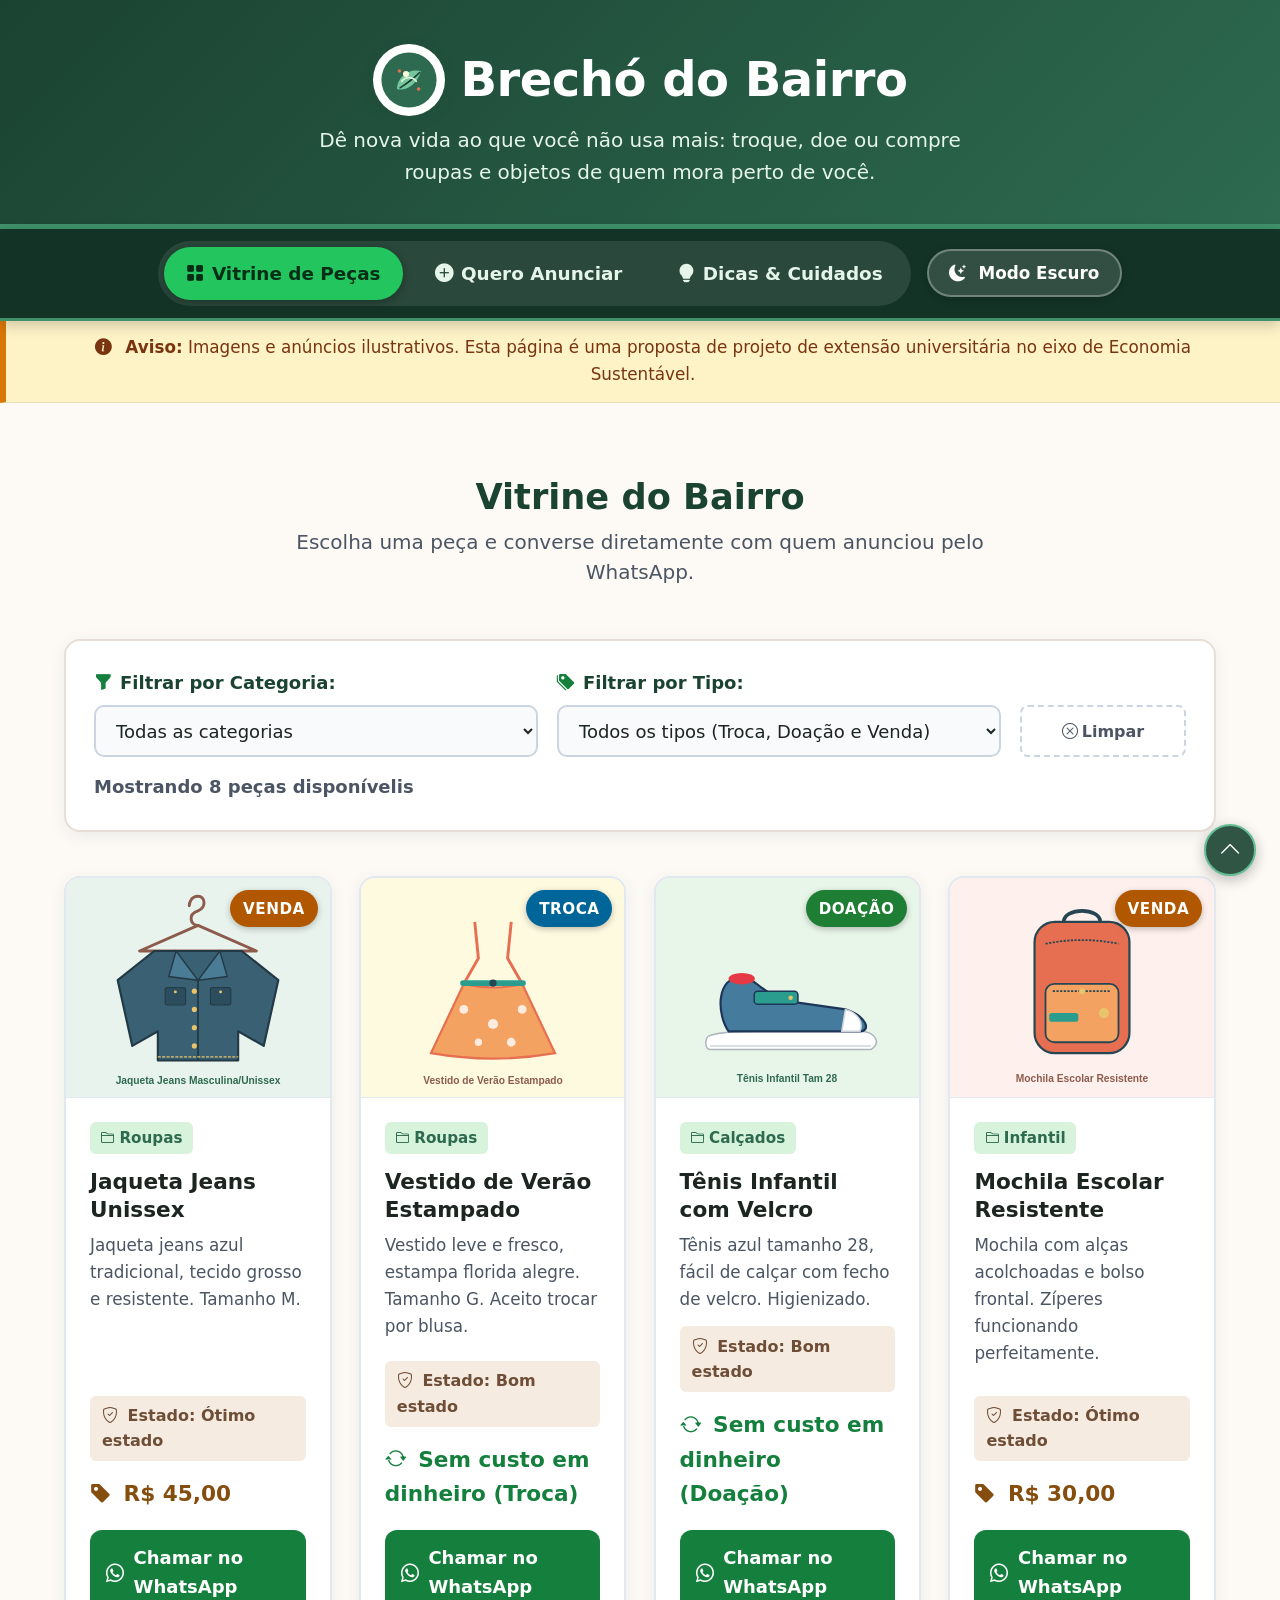
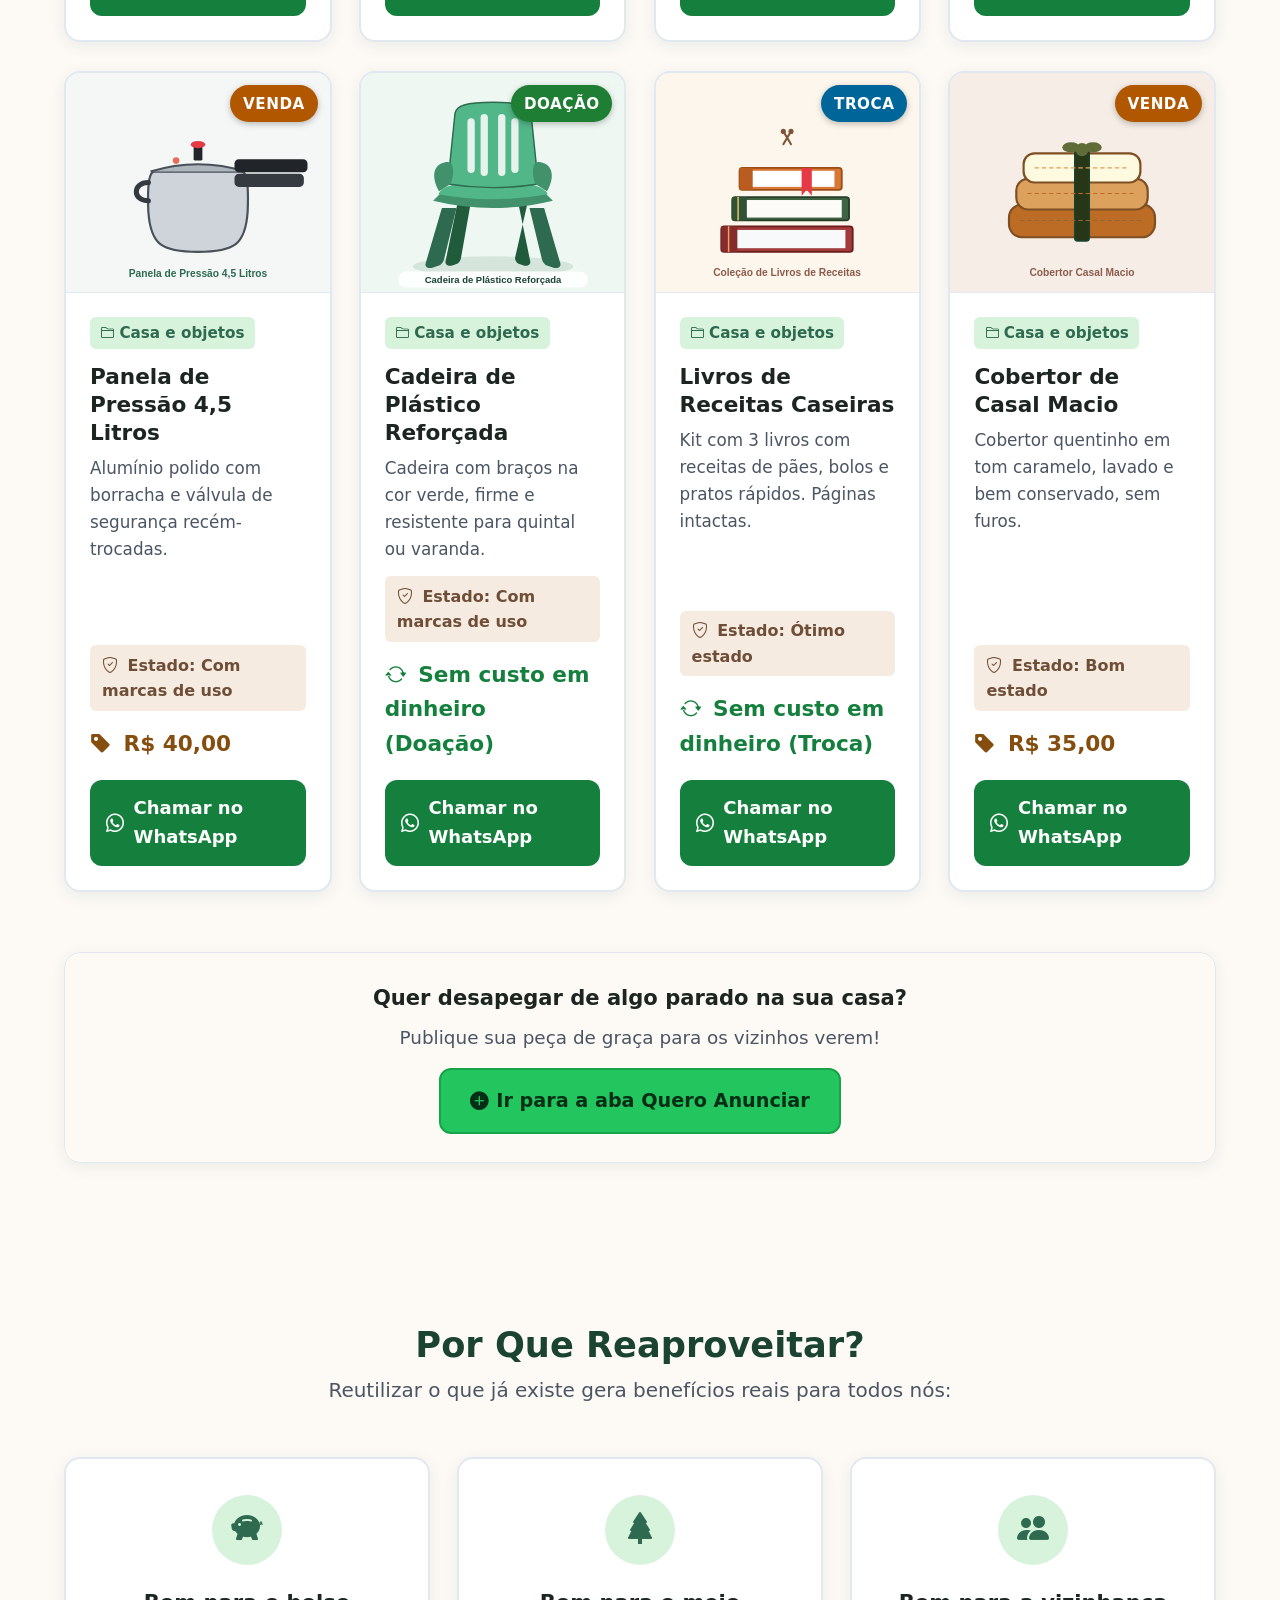
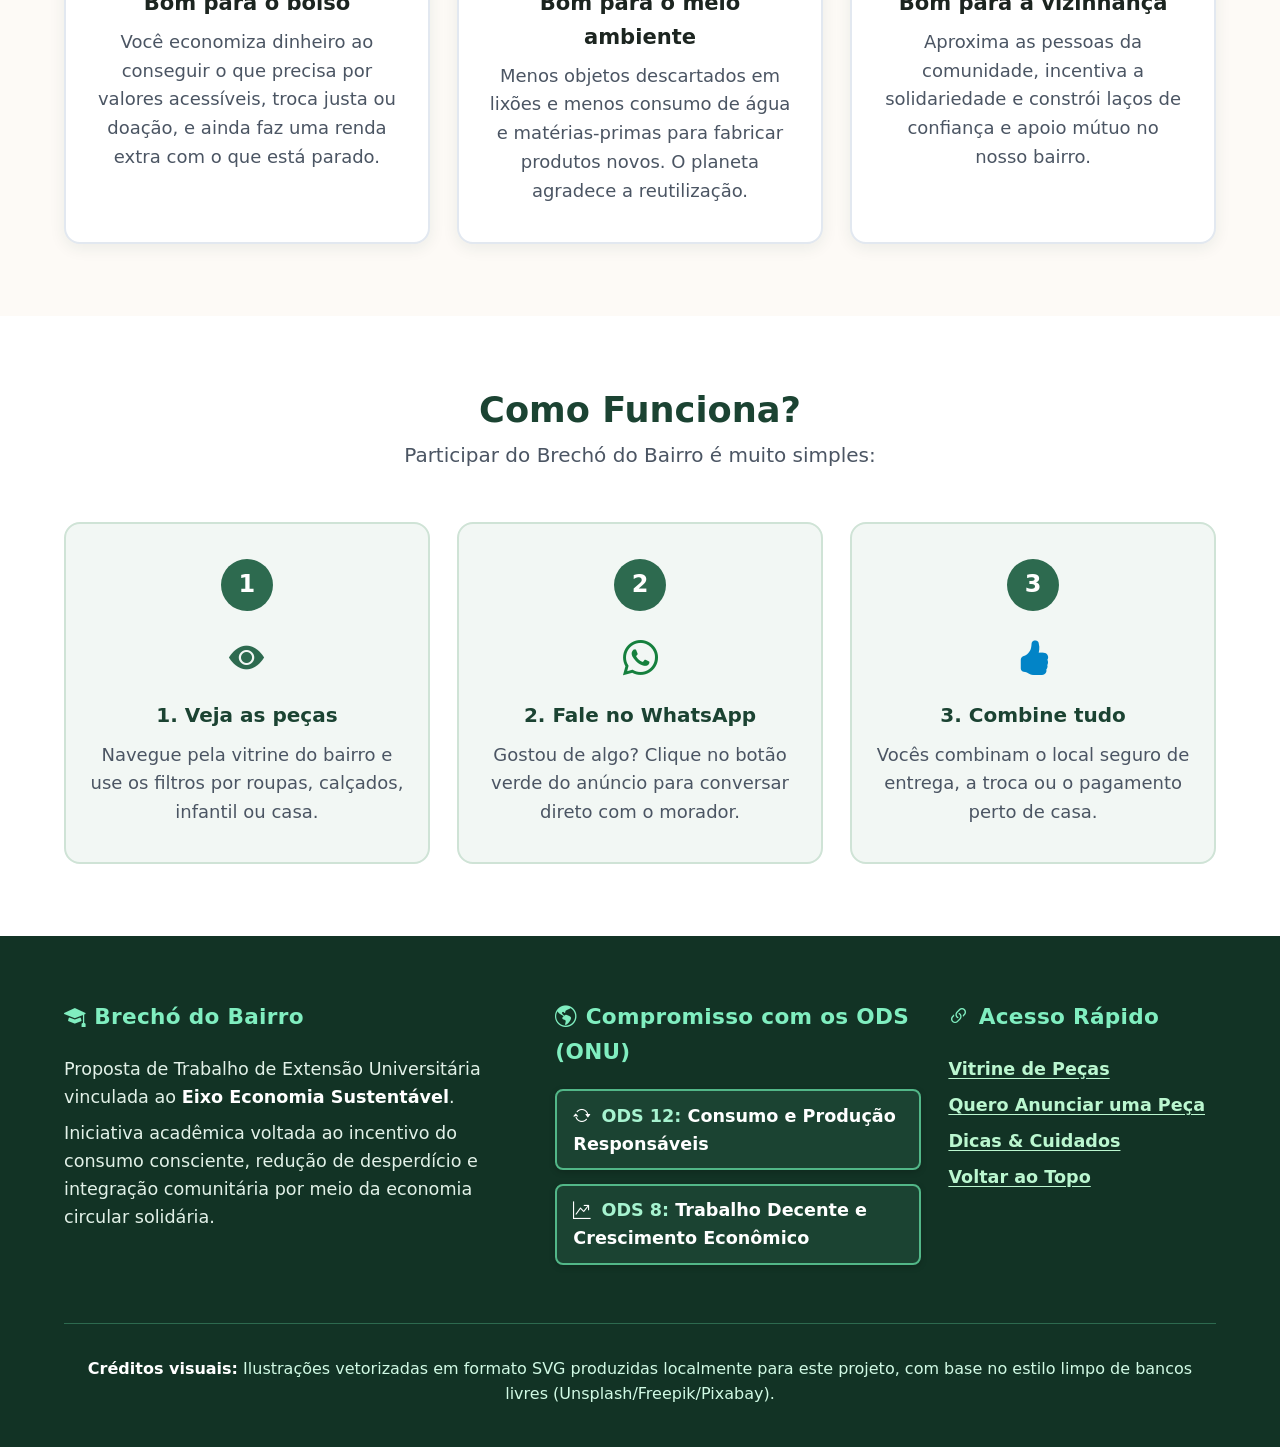
<file: index.html>
<!DOCTYPE html>
<html lang="pt-BR">
<head>
  <meta charset="UTF-8" />
  <meta name="viewport" content="width=device-width, initial-scale=1.0" />
  <meta name="description" content="Brechó do Bairro: proposta de extensão universitária de economia sustentável para troca, doação e venda de roupas e objetos na comunidade." />
  
  <title>Brechó do Bairro | Vitrine Comunitária</title>

  <!-- Logo do site -->
  <link rel="icon" type="image/svg+xml" href="img/logo.svg" />

  <!-- Icones do Bootstrap Icons -->
  <link rel="stylesheet" href="https://cdn.jsdelivr.net/npm/bootstrap-icons@1.11.3/font/bootstrap-icons.min.css">

  <!-- Estilos da pagina -->
  <link rel="stylesheet" href="css/style.css?v=2" />

  <!-- Aplica o tema salvo antes de carregar a tela -->
  <script>
    (function () {
      try {
        const temaSalvo = localStorage.getItem("brecho_tema");
        const prefereEscuro = window.matchMedia("(prefers-color-scheme: dark)").matches;
        if (temaSalvo === "escuro" || (!temaSalvo && prefereEscuro)) {
          document.documentElement.setAttribute("data-tema", "escuro");
        } else {
          document.documentElement.setAttribute("data-tema", "claro");
        }
      } catch (e) {}
    })();
  </script>
</head>

<body>
  <!-- Topo da pagina -->
  <header class="topo-hero text-center" role="banner">
    <div class="container">
      <div class="d-flex justify-content-center align-items-center gap-3 mb-2">
        <img src="img/logo.svg" alt="Logo do Brechó do Bairro" class="marca-logo" />
        <h1 class="titulo-principal m-0">Brechó do Bairro</h1>
      </div>

      <p class="subtitulo-hero mb-0">
        Dê nova vida ao que você não usa mais: troque, doe ou compre roupas e objetos de quem mora perto de você.
      </p>
    </div>
  </header>

  <!-- Menu de abas -->
  <nav class="navegacao-abas" aria-label="Navegação entre as abas do Brechó do Bairro">
    <div class="container d-flex justify-content-center align-items-center flex-wrap gap-3">
      <div class="grupo-abas">
        <a href="index.html" class="item-aba aba-ativa" aria-current="page">
          <i class="bi bi-grid-fill me-2" aria-hidden="true"></i>
          <span>Vitrine de Peças</span>
        </a>
        <a href="anunciar.html" class="item-aba">
          <i class="bi bi-plus-circle-fill me-2" aria-hidden="true"></i>
          <span>Quero Anunciar</span>
        </a>
        <a href="dicas.html" class="item-aba">
          <i class="bi bi-lightbulb-fill me-2" aria-hidden="true"></i>
          <span>Dicas & Cuidados</span>
        </a>
      </div>

      <!-- Botao para trocar entre modo claro e escuro -->
      <button type="button" id="btn-tema" class="btn-trocar-tema" aria-label="Alternar entre modo claro e escuro" title="Alternar entre modo claro e escuro">
        <i id="icone-tema" class="bi bi-moon-stars-fill me-1" aria-hidden="true"></i>
        <span id="texto-tema">Modo Escuro</span>
      </button>
    </div>
  </nav>

  <!-- Aviso sobre projeto academico -->
  <aside class="alerta-extensao" aria-label="Aviso sobre o projeto acadêmico">
    <div class="container text-center">
      <i class="bi bi-info-circle-fill me-2" aria-hidden="true"></i>
      <strong>Aviso:</strong> Imagens e anúncios ilustrativos. Esta página é uma proposta de projeto de extensão universitária no eixo de Economia Sustentável.
    </div>
  </aside>

  <main id="conteudo-principal">
    <!-- Vitrine de pecas -->
    <section id="vitrine" class="secao-vitrine" aria-labelledby="titulo-vitrine">
      <div class="container">
        <div class="cabecalho-secao">
          <h2 id="titulo-vitrine" class="titulo-secao">Vitrine do Bairro</h2>
          <p class="subtitulo-secao">Escolha uma peça e converse diretamente com quem anunciou pelo WhatsApp.</p>
        </div>

        <!-- Filtros de busca -->
        <div class="painel-filtros" role="search" aria-label="Filtros da vitrine">
          <div class="row g-3 align-items-end">
            <div class="col-12 col-md-5">
              <label for="filtro-categoria" class="rotulo-filtro">
                <i class="bi bi-funnel-fill text-success" aria-hidden="true"></i>
                Filtrar por Categoria:
              </label>
              <select id="filtro-categoria" class="select-acessivel" aria-label="Filtrar por Categoria">
                <option value="todos">Todas as categorias</option>
                <option value="Roupas">Roupas</option>
                <option value="Calçados">Calçados</option>
                <option value="Infantil">Infantil</option>
                <option value="Casa e objetos">Casa e objetos</option>
              </select>
            </div>

            <div class="col-12 col-md-5">
              <label for="filtro-tipo" class="rotulo-filtro">
                <i class="bi bi-tags-fill text-success" aria-hidden="true"></i>
                Filtrar por Tipo:
              </label>
              <select id="filtro-tipo" class="select-acessivel" aria-label="Filtrar por Tipo de Transação">
                <option value="todos">Todos os tipos (Troca, Doação e Venda)</option>
                <option value="Troca">Apenas Troca</option>
                <option value="Doação">Apenas Doação</option>
                <option value="Venda">Apenas Venda</option>
              </select>
            </div>

            <div class="col-12 col-md-2">
              <button type="button" id="btn-limpar-filtros" class="btn-limpar-filtros w-100" aria-label="Limpar filtros e mostrar todas as peças">
                <i class="bi bi-x-circle me-1" aria-hidden="true"></i> Limpar
              </button>
            </div>
          </div>

          <div class="mt-3 text-secondary fw-semibold" id="contador-pecas" aria-live="polite">
            Carregando peças disponíveis...
          </div>
        </div>

        <!-- Grade de cards gerados pelo JavaScript -->
        <div class="row g-4" id="grade-anuncios">
        </div>

        <!-- Chamada para a aba de cadastro -->
        <div class="bloco-acao-central">
          <div class="p-4 bg-white rounded-4 border shadow-sm">
            <h3 class="h4 fw-bold text-dark mb-2">Quer desapegar de algo parado na sua casa?</h3>
            <p class="text-secondary fs-5 mb-3">Publique sua peça de graça para os vizinhos verem!</p>
            <a href="anunciar.html" class="btn-cta-principal">
              <i class="bi bi-plus-circle-fill fs-5" aria-hidden="true"></i>
              <span>Ir para a aba Quero Anunciar</span>
            </a>
          </div>
        </div>
      </div>
    </section>

    <!-- Beneficios de reaproveitar -->
    <section class="secao-beneficios" aria-labelledby="titulo-beneficios">
      <div class="container">
        <div class="cabecalho-secao">
          <h2 id="titulo-beneficios" class="titulo-secao">Por Que Reaproveitar?</h2>
          <p class="subtitulo-secao">Reutilizar o que já existe gera benefícios reais para todos nós:</p>
        </div>

        <div class="row g-4 justify-content-center">
          <div class="col-12 col-md-4">
            <div class="card-beneficio">
              <div class="icone-beneficio" aria-hidden="true">
                <i class="bi bi-piggy-bank-fill"></i>
              </div>
              <h3 class="h4 fw-bold text-dark mb-2">Bom para o bolso</h3>
              <p class="text-secondary m-0">
                Você economiza dinheiro ao conseguir o que precisa por valores acessíveis, troca justa ou doação, e ainda faz uma renda extra com o que está parado.
              </p>
            </div>
          </div>

          <div class="col-12 col-md-4">
            <div class="card-beneficio">
              <div class="icone-beneficio" aria-hidden="true">
                <i class="bi bi-tree-fill"></i>
              </div>
              <h3 class="h4 fw-bold text-dark mb-2">Bom para o meio ambiente</h3>
              <p class="text-secondary m-0">
                Menos objetos descartados em lixões e menos consumo de água e matérias-primas para fabricar produtos novos. O planeta agradece a reutilização.
              </p>
            </div>
          </div>

          <div class="col-12 col-md-4">
            <div class="card-beneficio">
              <div class="icone-beneficio" aria-hidden="true">
                <i class="bi bi-people-fill"></i>
              </div>
              <h3 class="h4 fw-bold text-dark mb-2">Bom para a vizinhança</h3>
              <p class="text-secondary m-0">
                Aproxima as pessoas da comunidade, incentiva a solidariedade e constrói laços de confiança e apoio mútuo no nosso bairro.
              </p>
            </div>
          </div>
        </div>
      </div>
    </section>

    <!-- Como funciona o brecho (antes do rodape) -->
    <section class="secao-passos" aria-labelledby="titulo-passos">
      <div class="container">
        <div class="cabecalho-secao">
          <h2 id="titulo-passos" class="titulo-secao">Como Funciona?</h2>
          <p class="subtitulo-secao">Participar do Brechó do Bairro é muito simples:</p>
        </div>

        <div class="row g-4 justify-content-center">
          <div class="col-12 col-md-4">
            <div class="card-passo">
              <div class="numero-passo" aria-hidden="true">1</div>
              <i class="bi bi-eye-fill icone-passo" aria-hidden="true"></i>
              <h3 class="titulo-passo">1. Veja as peças</h3>
              <p class="text-secondary m-0">Navegue pela vitrine do bairro e use os filtros por roupas, calçados, infantil ou casa.</p>
            </div>
          </div>

          <div class="col-12 col-md-4">
            <div class="card-passo">
              <div class="numero-passo" aria-hidden="true">2</div>
              <i class="bi bi-whatsapp icone-passo text-success" aria-hidden="true"></i>
              <h3 class="titulo-passo">2. Fale no WhatsApp</h3>
              <p class="text-secondary m-0">Gostou de algo? Clique no botão verde do anúncio para conversar direto com o morador.</p>
            </div>
          </div>

          <div class="col-12 col-md-4">
            <div class="card-passo">
              <div class="numero-passo" aria-hidden="true">3</div>
              <i class="bi bi-hand-thumbs-up-fill icone-passo text-primary" aria-hidden="true"></i>
              <h3 class="titulo-passo">3. Combine tudo</h3>
              <p class="text-secondary m-0">Vocês combinam o local seguro de entrega, a troca ou o pagamento perto de casa.</p>
            </div>
          </div>
        </div>
      </div>
    </section>
  </main>

  <!-- Rodape -->
  <footer class="rodape-principal" role="contentinfo">
    <div class="container">
      <div class="row g-4">
        <!-- Sobre a iniciativa -->
        <div class="col-12 col-md-6 col-lg-5">
          <h5><i class="bi bi-mortarboard-fill me-2" aria-hidden="true"></i>Brechó do Bairro</h5>
          <p class="mb-2">
            Proposta de Trabalho de Extensão Universitária vinculada ao <strong>Eixo Economia Sustentável</strong>.
          </p>
          <p class="mb-0">
            Iniciativa acadêmica voltada ao incentivo do consumo consciente, redução de desperdício e integração comunitária por meio da economia circular solidária.
          </p>
        </div>

        <!-- Objetivos de sustentabilidade -->
        <div class="col-12 col-md-6 col-lg-4">
          <h5><i class="bi bi-globe-americas me-2" aria-hidden="true"></i>Compromisso com os ODS (ONU)</h5>
          <div>
            <div class="ods-badge">
              <i class="bi bi-arrow-repeat me-1" aria-hidden="true"></i>
              <strong>ODS 12:</strong> Consumo e Produção Responsáveis
            </div>
          </div>
          <div>
            <div class="ods-badge">
              <i class="bi bi-graph-up-arrow me-1" aria-hidden="true"></i>
              <strong>ODS 8:</strong> Trabalho Decente e Crescimento Econômico
            </div>
          </div>
        </div>

        <!-- Links rapidos -->
        <div class="col-12 col-md-12 col-lg-3">
          <h5><i class="bi bi-link-45deg me-2" aria-hidden="true"></i>Acesso Rápido</h5>
          <ul class="list-unstyled">
            <li class="mb-2"><a href="index.html">Vitrine de Peças</a></li>
            <li class="mb-2"><a href="anunciar.html">Quero Anunciar uma Peça</a></li>
            <li class="mb-2"><a href="dicas.html">Dicas & Cuidados</a></li>
            <li class="mb-2"><a href="#conteudo-principal">Voltar ao Topo</a></li>
          </ul>
        </div>
      </div>

      <!-- Creditos -->
      <div class="rodape-creditos text-center">
        <p class="mb-0">
          <strong>Créditos visuais:</strong> Ilustrações vetorizadas em formato SVG produzidas localmente para este projeto, com base no estilo limpo de bancos livres (Unsplash/Freepik/Pixabay).
        </p>
      </div>
    </div>
  </footer>

  <!-- Botao para voltar ao topo da tela -->
  <a href="#conteudo-principal" class="btn-voltar-topo" aria-label="Voltar ao início da página" title="Voltar ao topo">
    <i class="bi bi-chevron-up" aria-hidden="true"></i>
  </a>

  <!-- Script da pagina -->
  <script src="js/script.js"></script>
</body>
</html>
</file>
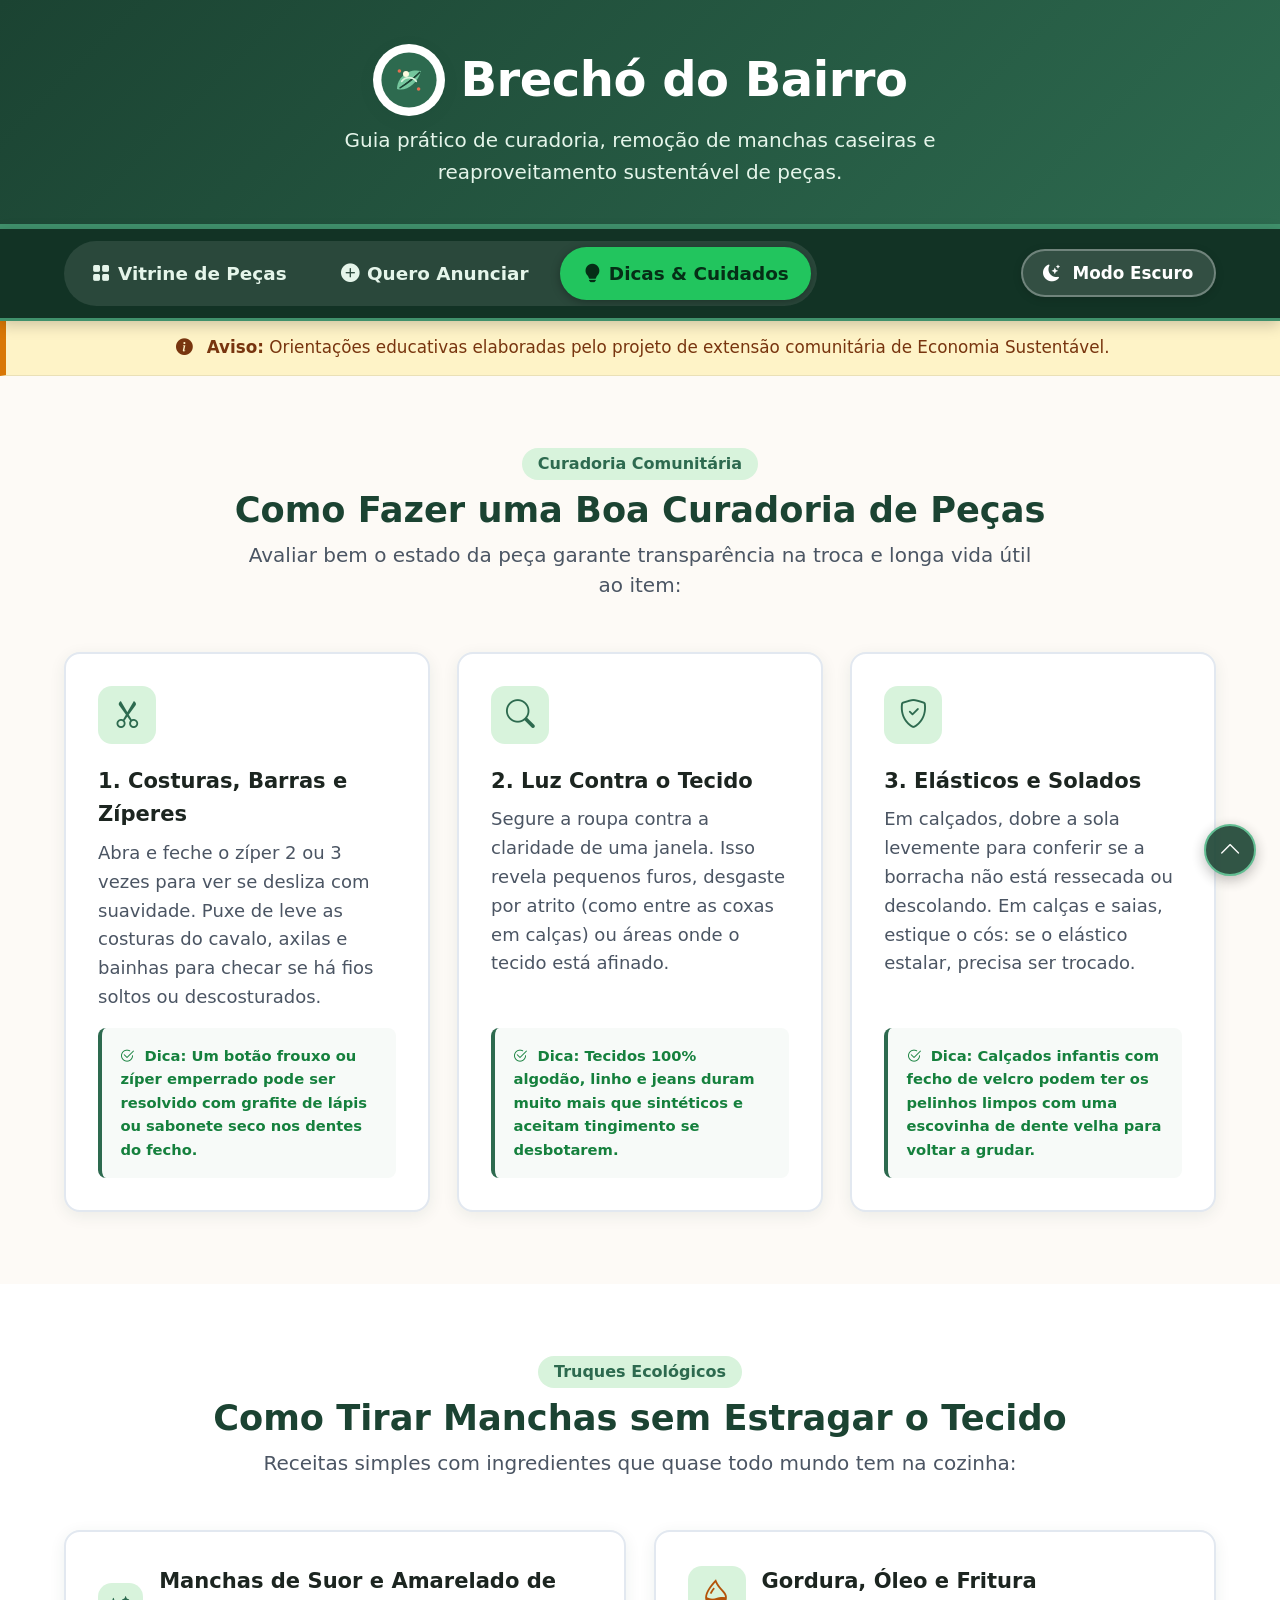
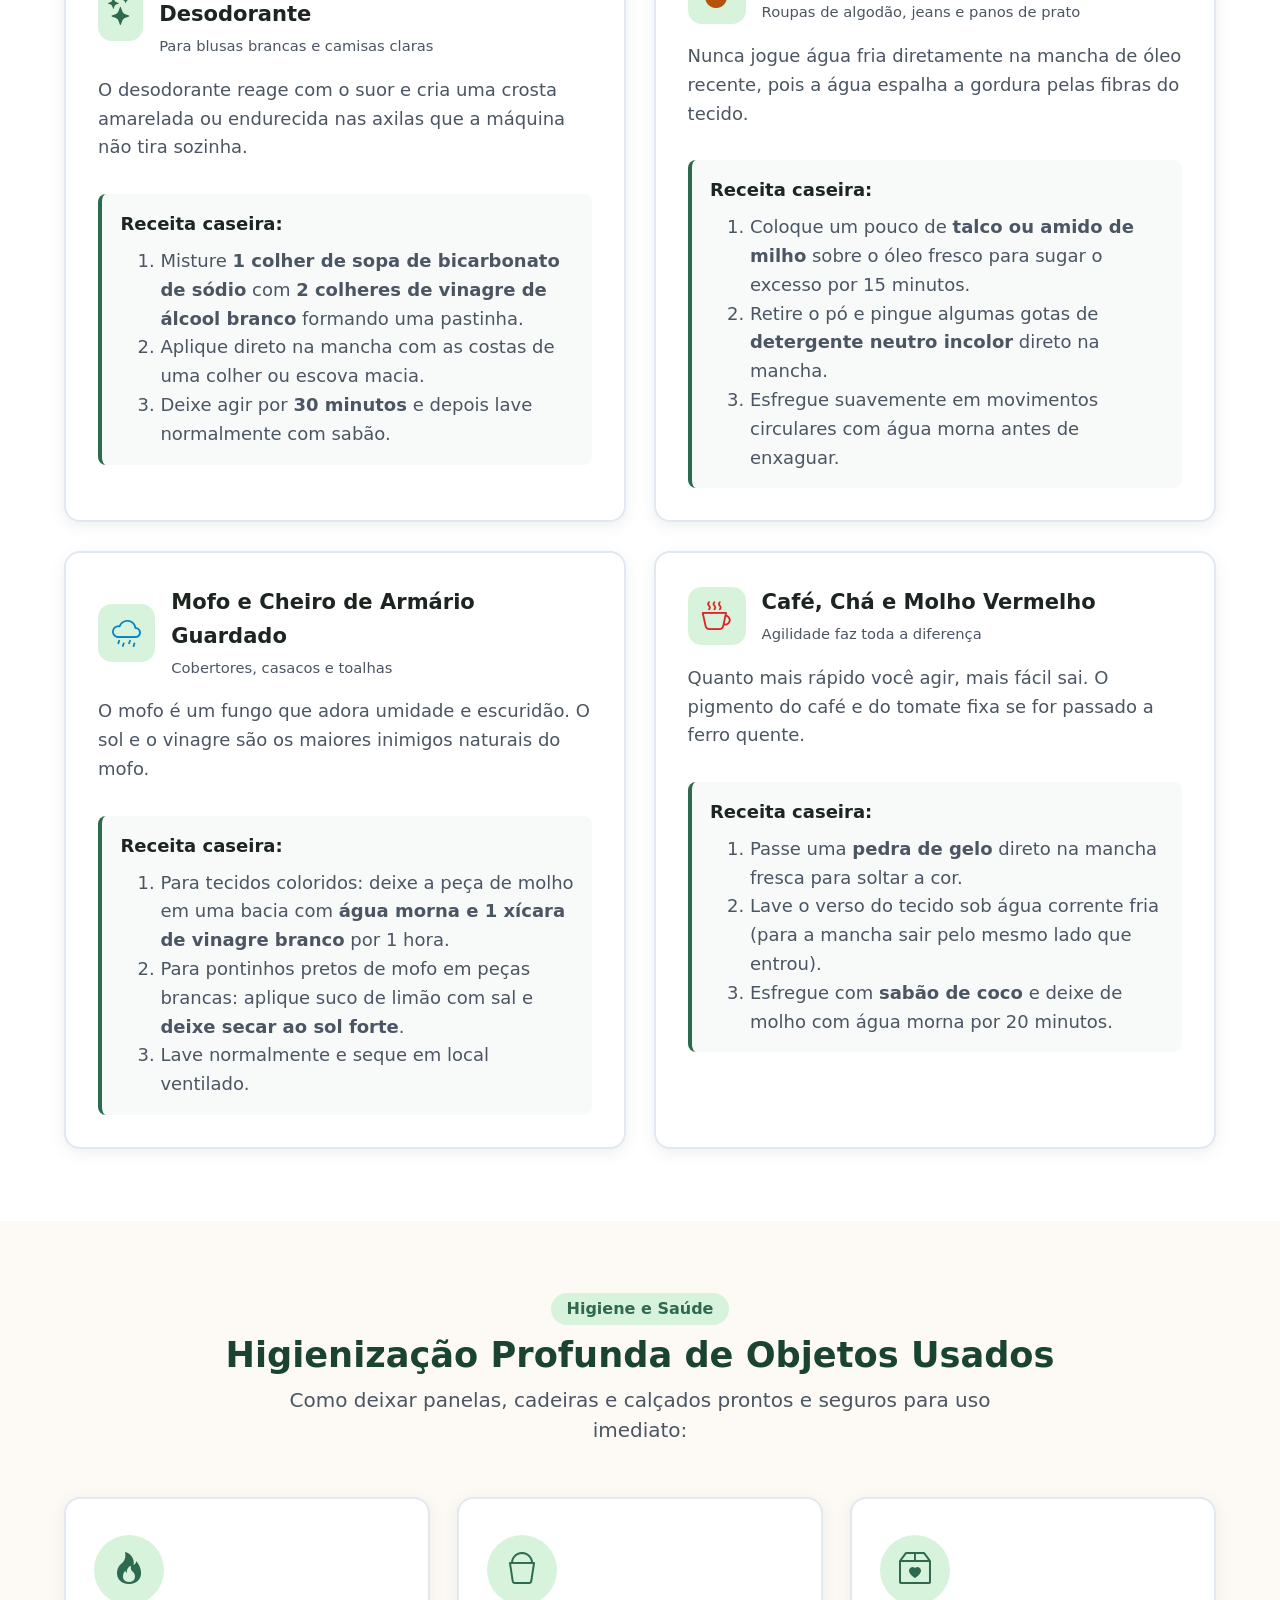
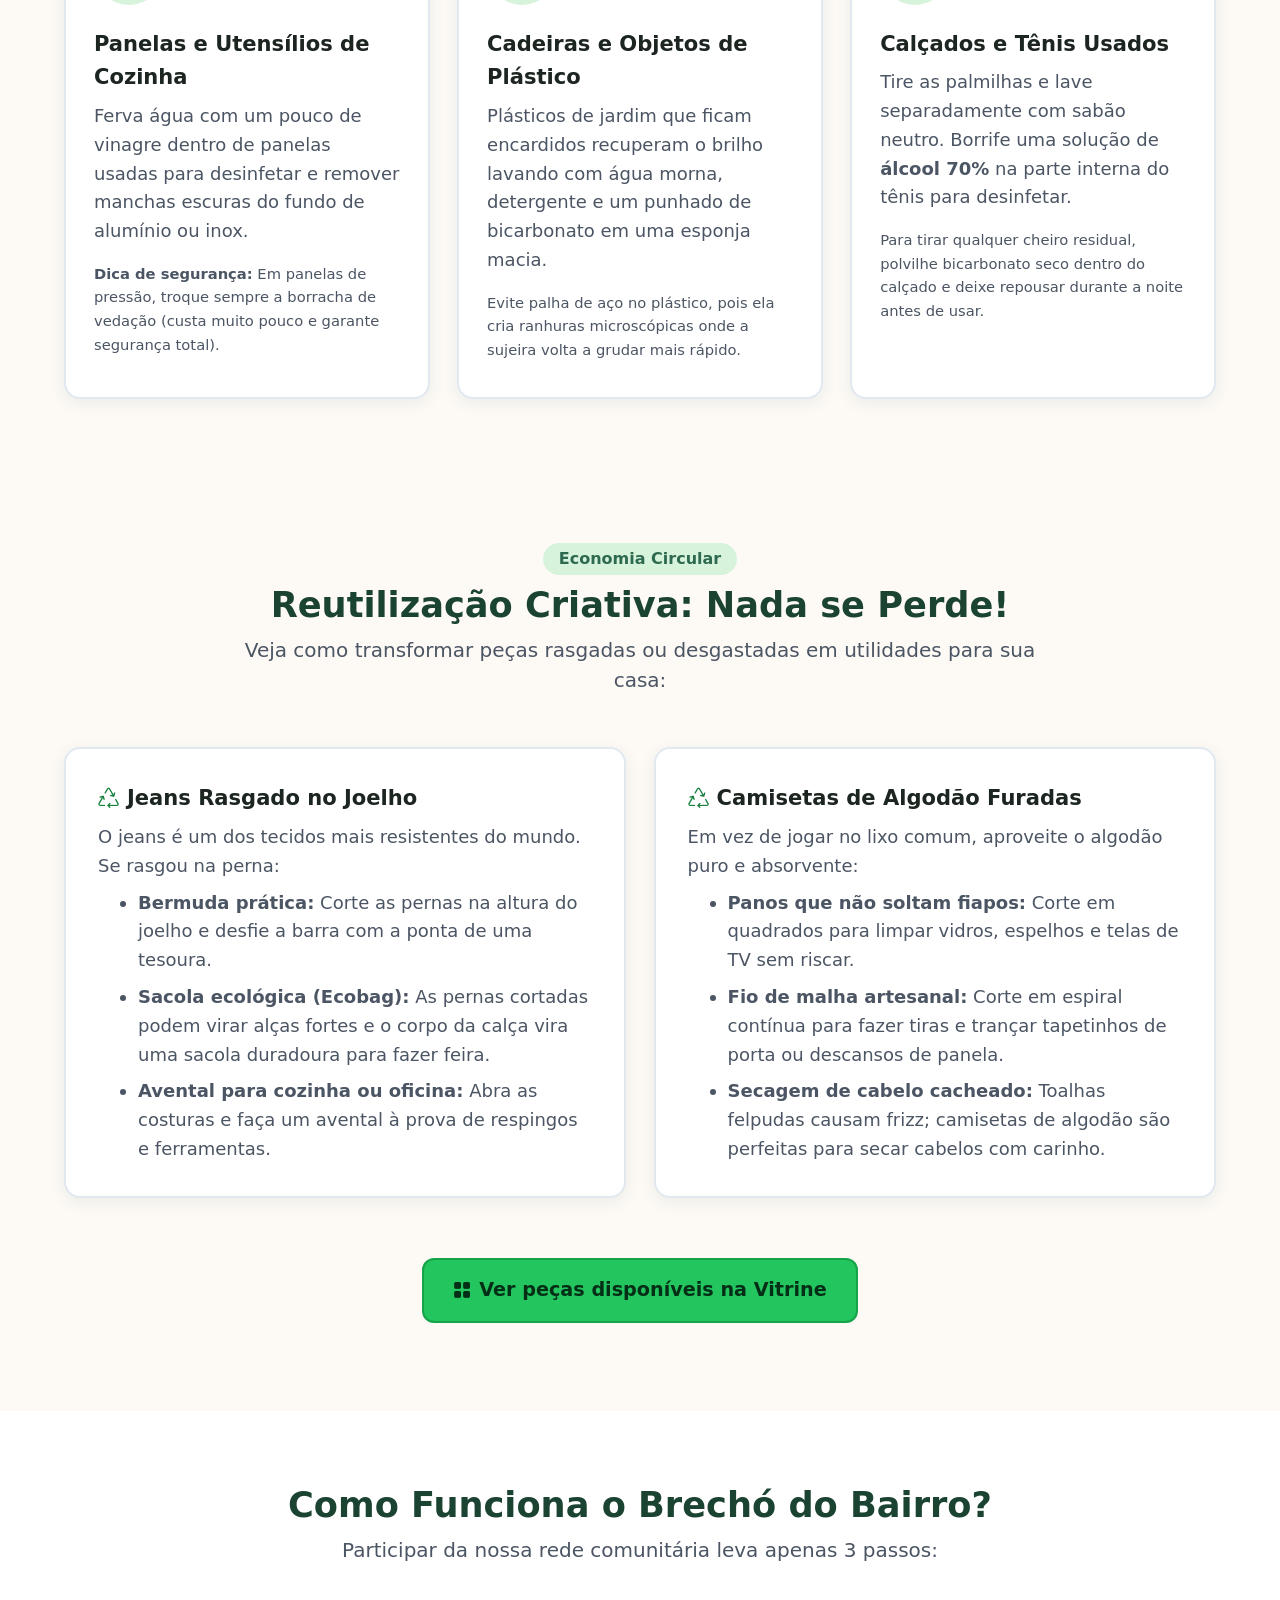
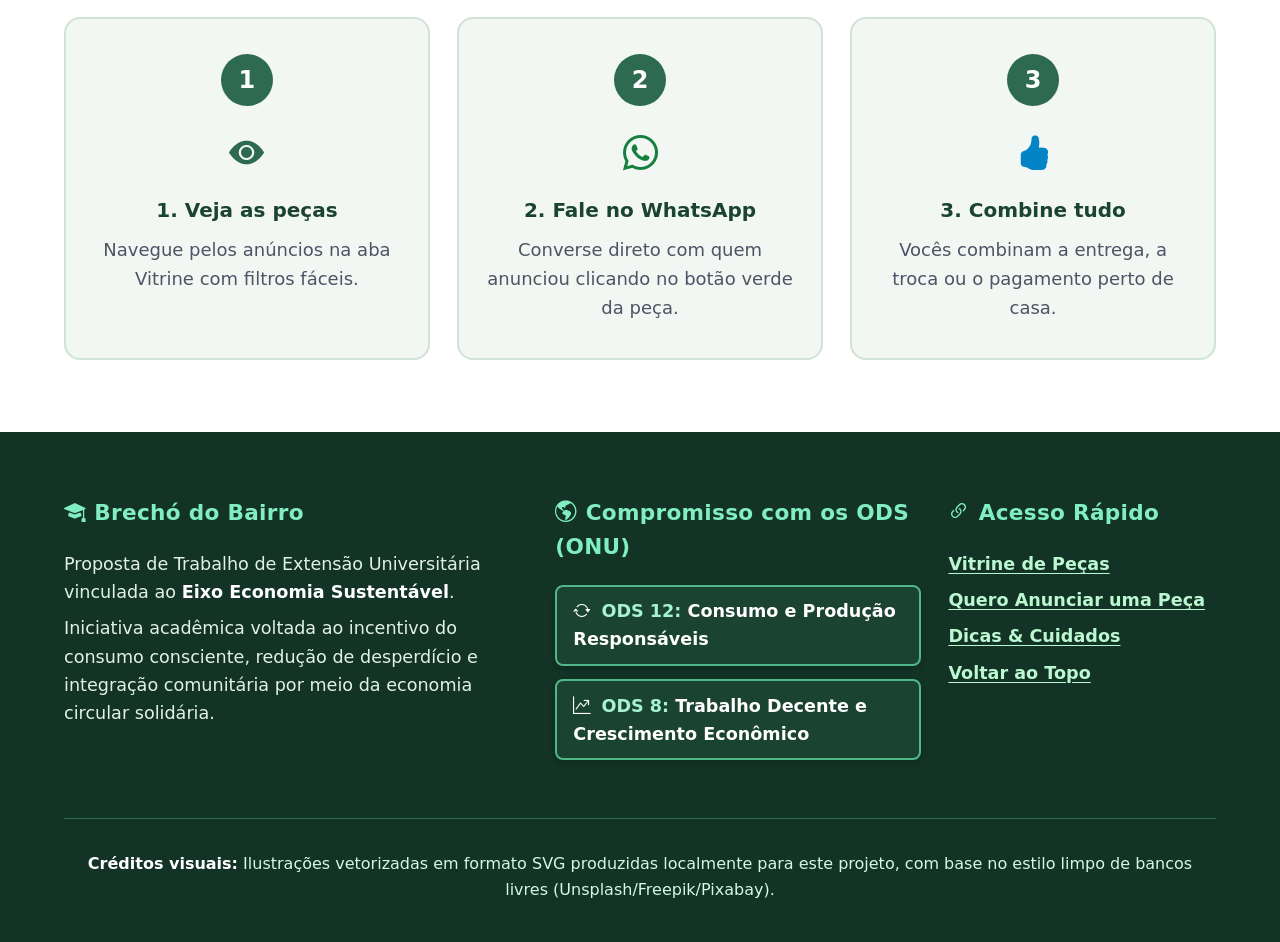
<file: dicas.html>
<!DOCTYPE html>
<html lang="pt-BR">
<head>
  <meta charset="UTF-8" />
  <meta name="viewport" content="width=device-width, initial-scale=1.0" />
  <meta name="description" content="Guia completo de sustentabilidade do Brechó do Bairro: como tirar manchas, curadoria de roupas usadas, higienização e ideias de reaproveitamento." />
  
  <title>Dicas & Cuidados | Brechó do Bairro</title>

  <!-- Logo do site -->
  <link rel="icon" type="image/svg+xml" href="img/logo.svg" />

  <!-- Icones do Bootstrap Icons -->
  <link rel="stylesheet" href="https://cdn.jsdelivr.net/npm/bootstrap-icons@1.11.3/font/bootstrap-icons.min.css">

  <!-- Estilos da pagina -->
  <link rel="stylesheet" href="css/style.css?v=2" />

  <!-- Aplica o tema salvo antes de carregar a tela -->
  <script>
    (function () {
      try {
        const temaSalvo = localStorage.getItem("brecho_tema");
        const prefereEscuro = window.matchMedia("(prefers-color-scheme: dark)").matches;
        if (temaSalvo === "escuro" || (!temaSalvo && prefereEscuro)) {
          document.documentElement.setAttribute("data-tema", "escuro");
        } else {
          document.documentElement.setAttribute("data-tema", "claro");
        }
      } catch (e) {}
    })();
  </script>
</head>

<body>
  <!-- Topo da pagina -->
  <header class="topo-hero text-center" role="banner">
    <div class="container">
      <div class="d-flex justify-content-center align-items-center gap-3 mb-2">
        <img src="img/logo.svg" alt="Logo do Brechó do Bairro" class="marca-logo" />
        <h1 class="titulo-principal m-0">Brechó do Bairro</h1>
      </div>

      <p class="subtitulo-hero mb-0">
        Guia prático de curadoria, remoção de manchas caseiras e reaproveitamento sustentável de peças.
      </p>
    </div>
  </header>

  <!-- Menu de abas -->
  <nav class="navegacao-abas" aria-label="Navegação entre as abas do Brechó do Bairro">
    <div class="container d-flex justify-content-between align-items-center flex-wrap gap-2">
      <div class="grupo-abas">
        <a href="index.html" class="item-aba">
          <i class="bi bi-grid-fill me-2" aria-hidden="true"></i>
          <span>Vitrine de Peças</span>
        </a>
        <a href="anunciar.html" class="item-aba">
          <i class="bi bi-plus-circle-fill me-2" aria-hidden="true"></i>
          <span>Quero Anunciar</span>
        </a>
        <a href="dicas.html" class="item-aba aba-ativa" aria-current="page">
          <i class="bi bi-lightbulb-fill me-2" aria-hidden="true"></i>
          <span>Dicas & Cuidados</span>
        </a>
      </div>

      <!-- Botao para trocar entre modo claro e escuro -->
      <button type="button" id="btn-tema" class="btn-trocar-tema" aria-label="Alternar entre modo claro e escuro" title="Alternar entre modo claro e escuro">
        <i id="icone-tema" class="bi bi-moon-stars-fill me-1" aria-hidden="true"></i>
        <span id="texto-tema">Modo Escuro</span>
      </button>
    </div>
  </nav>

  <!-- Aviso sobre o projeto de extensao -->
  <aside class="alerta-extensao" aria-label="Aviso sobre o projeto acadêmico">
    <div class="container text-center">
      <i class="bi bi-info-circle-fill me-2" aria-hidden="true"></i>
      <strong>Aviso:</strong> Orientações educativas elaboradas pelo projeto de extensão comunitária de Economia Sustentável.
    </div>
  </aside>

  <main id="conteudo-principal">
    <!-- Bloco 1: Curadoria de pecas -->
    <section class="secao-vitrine" aria-labelledby="titulo-curadoria">
      <div class="container">
        <div class="cabecalho-secao">
          <span class="badge bg-success-subtle text-success fs-6 px-3 py-2 rounded-pill fw-bold mb-2">Curadoria Comunitária</span>
          <h2 id="titulo-curadoria" class="titulo-secao">Como Fazer uma Boa Curadoria de Peças</h2>
          <p class="subtitulo-secao">Avaliar bem o estado da peça garante transparência na troca e longa vida útil ao item:</p>
        </div>

        <div class="row g-4">
          <!-- Costuras e ziperes -->
          <div class="col-12 col-md-4">
            <article class="card-curadoria">
              <div class="icone-curadoria">
                <i class="bi bi-scissors" aria-hidden="true"></i>
              </div>
              <h3 class="h4 fw-bold text-dark mb-2">1. Costuras, Barras e Zíperes</h3>
              <p class="text-secondary mb-3">
                Abra e feche o zíper 2 ou 3 vezes para ver se desliza com suavidade. Puxe de leve as costuras do cavalo, axilas e bainhas para checar se há fios soltos ou descosturados.
              </p>
              <div class="passo-receita text-success fw-semibold small mt-auto">
                <i class="bi bi-check2-circle me-1"></i> Dica: Um botão frouxo ou zíper emperrado pode ser resolvido com grafite de lápis ou sabonete seco nos dentes do fecho.
              </div>
            </article>
          </div>

          <!-- Tecido contra a luz -->
          <div class="col-12 col-md-4">
            <article class="card-curadoria">
              <div class="icone-curadoria">
                <i class="bi bi-search" aria-hidden="true"></i>
              </div>
              <h3 class="h4 fw-bold text-dark mb-2">2. Luz Contra o Tecido</h3>
              <p class="text-secondary mb-3">
                Segure a roupa contra a claridade de uma janela. Isso revela pequenos furos, desgaste por atrito (como entre as coxas em calças) ou áreas onde o tecido está afinado.
              </p>
              <div class="passo-receita text-success fw-semibold small mt-auto">
                <i class="bi bi-check2-circle me-1"></i> Dica: Tecidos 100% algodão, linho e jeans duram muito mais que sintéticos e aceitam tingimento se desbotarem.
              </div>
            </article>
          </div>

          <!-- Elasticos e solados -->
          <div class="col-12 col-md-4">
            <article class="card-curadoria">
              <div class="icone-curadoria">
                <i class="bi bi-shield-check" aria-hidden="true"></i>
              </div>
              <h3 class="h4 fw-bold text-dark mb-2">3. Elásticos e Solados</h3>
              <p class="text-secondary mb-3">
                Em calçados, dobre a sola levemente para conferir se a borracha não está ressecada ou descolando. Em calças e saias, estique o cós: se o elástico estalar, precisa ser trocado.
              </p>
              <div class="passo-receita text-success fw-semibold small mt-auto">
                <i class="bi bi-check2-circle me-1"></i> Dica: Calçados infantis com fecho de velcro podem ter os pelinhos limpos com uma escovinha de dente velha para voltar a grudar.
              </div>
            </article>
          </div>
        </div>
      </div>
    </section>

    <!-- Bloco 2: Como tirar manchas caseiras -->
    <section class="secao-dicas" aria-labelledby="titulo-manchas">
      <div class="container">
        <div class="cabecalho-secao">
          <span class="badge bg-success-subtle text-success fs-6 px-3 py-2 rounded-pill fw-bold mb-2">Truques Ecológicos</span>
          <h2 id="titulo-manchas" class="titulo-secao">Como Tirar Manchas sem Estragar o Tecido</h2>
          <p class="subtitulo-secao">Receitas simples com ingredientes que quase todo mundo tem na cozinha:</p>
        </div>

        <div class="row g-4">
          <!-- Suor e desodorante -->
          <div class="col-12 col-md-6">
            <div class="card-curadoria">
              <div class="d-flex align-items-center gap-3 mb-3">
                <div class="icone-curadoria m-0">
                  <i class="bi bi-stars"></i>
                </div>
                <div>
                  <h3 class="h4 fw-bold text-dark m-0">Manchas de Suor e Amarelado de Desodorante</h3>
                  <span class="text-secondary small">Para blusas brancas e camisas claras</span>
                </div>
              </div>
              <p class="text-secondary mb-3">
                O desodorante reage com o suor e cria uma crosta amarelada ou endurecida nas axilas que a máquina não tira sozinha.
              </p>
              <div class="passo-receita">
                <strong>Receita caseira:</strong>
                <ol class="m-0 mt-2 ps-3 text-secondary">
                  <li>Misture <strong>1 colher de sopa de bicarbonato de sódio</strong> com <strong>2 colheres de vinagre de álcool branco</strong> formando uma pastinha.</li>
                  <li>Aplique direto na mancha com as costas de uma colher ou escova macia.</li>
                  <li>Deixe agir por <strong>30 minutos</strong> e depois lave normalmente com sabão.</li>
                </ol>
              </div>
            </div>
          </div>

          <!-- Gordura e oleo -->
          <div class="col-12 col-md-6">
            <div class="card-curadoria">
              <div class="d-flex align-items-center gap-3 mb-3">
                <div class="icone-curadoria m-0 text-warning">
                  <i class="bi bi-droplet-half"></i>
                </div>
                <div>
                  <h3 class="h4 fw-bold text-dark m-0">Gordura, Óleo e Fritura</h3>
                  <span class="text-secondary small">Roupas de algodão, jeans e panos de prato</span>
                </div>
              </div>
              <p class="text-secondary mb-3">
                Nunca jogue água fria diretamente na mancha de óleo recente, pois a água espalha a gordura pelas fibras do tecido.
              </p>
              <div class="passo-receita">
                <strong>Receita caseira:</strong>
                <ol class="m-0 mt-2 ps-3 text-secondary">
                  <li>Coloque um pouco de <strong>talco ou amido de milho</strong> sobre o óleo fresco para sugar o excesso por 15 minutos.</li>
                  <li>Retire o pó e pingue algumas gotas de <strong>detergente neutro incolor</strong> direto na mancha.</li>
                  <li>Esfregue suavemente em movimentos circulares com água morna antes de enxaguar.</li>
                </ol>
              </div>
            </div>
          </div>

          <!-- Mofo e bolor -->
          <div class="col-12 col-md-6">
            <div class="card-curadoria">
              <div class="d-flex align-items-center gap-3 mb-3">
                <div class="icone-curadoria m-0 text-primary">
                  <i class="bi bi-cloud-drizzle"></i>
                </div>
                <div>
                  <h3 class="h4 fw-bold text-dark m-0">Mofo e Cheiro de Armário Guardado</h3>
                  <span class="text-secondary small">Cobertores, casacos e toalhas</span>
                </div>
              </div>
              <p class="text-secondary mb-3">
                O mofo é um fungo que adora umidade e escuridão. O sol e o vinagre são os maiores inimigos naturais do mofo.
              </p>
              <div class="passo-receita">
                <strong>Receita caseira:</strong>
                <ol class="m-0 mt-2 ps-3 text-secondary">
                  <li>Para tecidos coloridos: deixe a peça de molho em uma bacia com <strong>água morna e 1 xícara de vinagre branco</strong> por 1 hora.</li>
                  <li>Para pontinhos pretos de mofo em peças brancas: aplique suco de limão com sal e <strong>deixe secar ao sol forte</strong>.</li>
                  <li>Lave normalmente e seque em local ventilado.</li>
                </ol>
              </div>
            </div>
          </div>

          <!-- Cafe e molho -->
          <div class="col-12 col-md-6">
            <div class="card-curadoria">
              <div class="d-flex align-items-center gap-3 mb-3">
                <div class="icone-curadoria m-0 text-danger">
                  <i class="bi bi-cup-hot"></i>
                </div>
                <div>
                  <h3 class="h4 fw-bold text-dark m-0">Café, Chá e Molho Vermelho</h3>
                  <span class="text-secondary small">Agilidade faz toda a diferença</span>
                </div>
              </div>
              <p class="text-secondary mb-3">
                Quanto mais rápido você agir, mais fácil sai. O pigmento do café e do tomate fixa se for passado a ferro quente.
              </p>
              <div class="passo-receita">
                <strong>Receita caseira:</strong>
                <ol class="m-0 mt-2 ps-3 text-secondary">
                  <li>Passe uma <strong>pedra de gelo</strong> direto na mancha fresca para soltar a cor.</li>
                  <li>Lave o verso do tecido sob água corrente fria (para a mancha sair pelo mesmo lado que entrou).</li>
                  <li>Esfregue com <strong>sabão de coco</strong> e deixe de molho com água morna por 20 minutos.</li>
                </ol>
              </div>
            </div>
          </div>
        </div>
      </div>
    </section>

    <!-- Bloco 3: Higienizacao de objetos -->
    <section class="secao-beneficios" aria-labelledby="titulo-higienizacao">
      <div class="container">
        <div class="cabecalho-secao">
          <span class="badge bg-success-subtle text-success fs-6 px-3 py-2 rounded-pill fw-bold mb-2">Higiene e Saúde</span>
          <h2 id="titulo-higienizacao" class="titulo-secao">Higienização Profunda de Objetos Usados</h2>
          <p class="subtitulo-secao">Como deixar panelas, cadeiras e calçados prontos e seguros para uso imediato:</p>
        </div>

        <div class="row g-4">
          <!-- Panelas -->
          <div class="col-12 col-md-4">
            <div class="card-beneficio text-start">
              <div class="icone-beneficio" aria-hidden="true">
                <i class="bi bi-fire"></i>
              </div>
              <h3 class="h4 fw-bold text-dark mb-2">Panelas e Utensílios de Cozinha</h3>
              <p class="text-secondary mb-3">
                Ferva água com um pouco de vinagre dentro de panelas usadas para desinfetar e remover manchas escuras do fundo de alumínio ou inox.
              </p>
              <p class="text-secondary small m-0">
                <strong>Dica de segurança:</strong> Em panelas de pressão, troque sempre a borracha de vedação (custa muito pouco e garante segurança total).
              </p>
            </div>
          </div>

          <!-- Cadeiras plasticas -->
          <div class="col-12 col-md-4">
            <div class="card-beneficio text-start">
              <div class="icone-beneficio" aria-hidden="true">
                <i class="bi bi-bucket"></i>
              </div>
              <h3 class="h4 fw-bold text-dark mb-2">Cadeiras e Objetos de Plástico</h3>
              <p class="text-secondary mb-3">
                Plásticos de jardim que ficam encardidos recuperam o brilho lavando com água morna, detergente e um punhado de bicarbonato em uma esponja macia.
              </p>
              <p class="text-secondary small m-0">
                Evite palha de aço no plástico, pois ela cria ranhuras microscópicas onde a sujeira volta a grudar mais rápido.
              </p>
            </div>
          </div>

          <!-- Calcados -->
          <div class="col-12 col-md-4">
            <div class="card-beneficio text-start">
              <div class="icone-beneficio" aria-hidden="true">
                <i class="bi bi-box2-heart"></i>
              </div>
              <h3 class="h4 fw-bold text-dark mb-2">Calçados e Tênis Usados</h3>
              <p class="text-secondary mb-3">
                Tire as palmilhas e lave separadamente com sabão neutro. Borrife uma solução de <strong>álcool 70%</strong> na parte interna do tênis para desinfetar.
              </p>
              <p class="text-secondary small m-0">
                Para tirar qualquer cheiro residual, polvilhe bicarbonato seco dentro do calçado e deixe repousar durante a noite antes de usar.
              </p>
            </div>
          </div>
        </div>
      </div>
    </section>

    <!-- Bloco 4: Upcycling e reaproveitamento -->
    <section class="secao-vitrine" aria-labelledby="titulo-upcycling">
      <div class="container">
        <div class="cabecalho-secao">
          <span class="badge bg-success-subtle text-success fs-6 px-3 py-2 rounded-pill fw-bold mb-2">Economia Circular</span>
          <h2 id="titulo-upcycling" class="titulo-secao">Reutilização Criativa: Nada se Perde!</h2>
          <p class="subtitulo-secao">Veja como transformar peças rasgadas ou desgastadas em utilidades para sua casa:</p>
        </div>

        <div class="row g-4">
          <!-- Jeans velhos -->
          <div class="col-12 col-md-6">
            <div class="card-curadoria">
              <h3 class="h4 fw-bold text-dark mb-2">
                <i class="bi bi-recycle text-success me-2"></i>Jeans Rasgado no Joelho
              </h3>
              <p class="text-secondary mb-2">
                O jeans é um dos tecidos mais resistentes do mundo. Se rasgou na perna:
              </p>
              <ul class="text-secondary ps-3 mb-0">
                <li class="mb-2"><strong>Bermuda prática:</strong> Corte as pernas na altura do joelho e desfie a barra com a ponta de uma tesoura.</li>
                <li class="mb-2"><strong>Sacola ecológica (Ecobag):</strong> As pernas cortadas podem virar alças fortes e o corpo da calça vira uma sacola duradoura para fazer feira.</li>
                <li><strong>Avental para cozinha ou oficina:</strong> Abra as costuras e faça um avental à prova de respingos e ferramentas.</li>
              </ul>
            </div>
          </div>

          <!-- Camisetas velhas -->
          <div class="col-12 col-md-6">
            <div class="card-curadoria">
              <h3 class="h4 fw-bold text-dark mb-2">
                <i class="bi bi-recycle text-success me-2"></i>Camisetas de Algodão Furadas
              </h3>
              <p class="text-secondary mb-2">
                Em vez de jogar no lixo comum, aproveite o algodão puro e absorvente:
              </p>
              <ul class="text-secondary ps-3 mb-0">
                <li class="mb-2"><strong>Panos que não soltam fiapos:</strong> Corte em quadrados para limpar vidros, espelhos e telas de TV sem riscar.</li>
                <li class="mb-2"><strong>Fio de malha artesanal:</strong> Corte em espiral contínua para fazer tiras e trançar tapetinhos de porta ou descansos de panela.</li>
                <li><strong>Secagem de cabelo cacheado:</strong> Toalhas felpudas causam frizz; camisetas de algodão são perfeitas para secar cabelos com carinho.</li>
              </ul>
            </div>
          </div>
        </div>

        <!-- Botao com espacamento respirado -->
        <div class="bloco-acao-central">
          <a href="index.html" class="btn-cta-principal">
            <i class="bi bi-grid-fill fs-5" aria-hidden="true"></i>
            <span>Ver peças disponíveis na Vitrine</span>
          </a>
        </div>
      </div>
    </section>

    <!-- Como funciona o brecho (antes do rodape) -->
    <section class="secao-passos" aria-labelledby="titulo-passos">
      <div class="container">
        <div class="cabecalho-secao">
          <h2 id="titulo-passos" class="titulo-secao">Como Funciona o Brechó do Bairro?</h2>
          <p class="subtitulo-secao">Participar da nossa rede comunitária leva apenas 3 passos:</p>
        </div>

        <div class="row g-4 justify-content-center">
          <div class="col-12 col-md-4">
            <div class="card-passo">
              <div class="numero-passo" aria-hidden="true">1</div>
              <i class="bi bi-eye-fill icone-passo" aria-hidden="true"></i>
              <h3 class="titulo-passo">1. Veja as peças</h3>
              <p class="text-secondary m-0">Navegue pelos anúncios na aba Vitrine com filtros fáceis.</p>
            </div>
          </div>

          <div class="col-12 col-md-4">
            <div class="card-passo">
              <div class="numero-passo" aria-hidden="true">2</div>
              <i class="bi bi-whatsapp icone-passo text-success" aria-hidden="true"></i>
              <h3 class="titulo-passo">2. Fale no WhatsApp</h3>
              <p class="text-secondary m-0">Converse direto com quem anunciou clicando no botão verde da peça.</p>
            </div>
          </div>

          <div class="col-12 col-md-4">
            <div class="card-passo">
              <div class="numero-passo" aria-hidden="true">3</div>
              <i class="bi bi-hand-thumbs-up-fill icone-passo text-primary" aria-hidden="true"></i>
              <h3 class="titulo-passo">3. Combine tudo</h3>
              <p class="text-secondary m-0">Vocês combinam a entrega, a troca ou o pagamento perto de casa.</p>
            </div>
          </div>
        </div>
      </div>
    </section>
  </main>

  <!-- Rodape -->
  <footer class="rodape-principal" role="contentinfo">
    <div class="container">
      <div class="row g-4">
        <!-- Sobre o projeto -->
        <div class="col-12 col-md-6 col-lg-5">
          <h5><i class="bi bi-mortarboard-fill me-2" aria-hidden="true"></i>Brechó do Bairro</h5>
          <p class="mb-2">
            Proposta de Trabalho de Extensão Universitária vinculada ao <strong>Eixo Economia Sustentável</strong>.
          </p>
          <p class="mb-0">
            Iniciativa acadêmica voltada ao incentivo do consumo consciente, redução de desperdício e integração comunitária por meio da economia circular solidária.
          </p>
        </div>

        <!-- Objetivos de sustentabilidade -->
        <div class="col-12 col-md-6 col-lg-4">
          <h5><i class="bi bi-globe-americas me-2" aria-hidden="true"></i>Compromisso com os ODS (ONU)</h5>
          <div>
            <div class="ods-badge">
              <i class="bi bi-arrow-repeat me-1" aria-hidden="true"></i>
              <strong>ODS 12:</strong> Consumo e Produção Responsáveis
            </div>
          </div>
          <div>
            <div class="ods-badge">
              <i class="bi bi-graph-up-arrow me-1" aria-hidden="true"></i>
              <strong>ODS 8:</strong> Trabalho Decente e Crescimento Econômico
            </div>
          </div>
        </div>

        <!-- Links rapidos -->
        <div class="col-12 col-md-12 col-lg-3">
          <h5><i class="bi bi-link-45deg me-2" aria-hidden="true"></i>Acesso Rápido</h5>
          <ul class="list-unstyled">
            <li class="mb-2"><a href="index.html">Vitrine de Peças</a></li>
            <li class="mb-2"><a href="anunciar.html">Quero Anunciar uma Peça</a></li>
            <li class="mb-2"><a href="dicas.html">Dicas & Cuidados</a></li>
            <li class="mb-2"><a href="#conteudo-principal">Voltar ao Topo</a></li>
          </ul>
        </div>
      </div>

      <!-- Creditos -->
      <div class="rodape-creditos text-center">
        <p class="mb-0">
          <strong>Créditos visuais:</strong> Ilustrações vetorizadas em formato SVG produzidas localmente para este projeto, com base no estilo limpo de bancos livres (Unsplash/Freepik/Pixabay).
        </p>
      </div>
    </div>
  </footer>

  <!-- Botao flutuante de voltar ao topo -->
  <a href="#conteudo-principal" class="btn-voltar-topo" aria-label="Voltar ao início da página" title="Voltar ao topo">
    <i class="bi bi-chevron-up" aria-hidden="true"></i>
  </a>

  <!-- Script da pagina -->
  <script src="js/script.js"></script>
</body>
</html>
</file>
<file: css/style.css>
/* Cores do projeto */
:root {
  /* Variaveis do modo claro (padrao) */
  --fundo-pagina: #fdfaf6;
  --fundo-secao-alt: #ffffff;
  --fundo-card: #ffffff;
  --borda-card: #e2e8f0;
  --borda-card-hover: #94a3b8;
  --texto-principal: #1c2520;
  --texto-suave: #4b5563;
  --titulo-cor: #1b4332;

  --fundo-painel: #ffffff;
  --borda-painel: #e7dfd5;

  --fundo-inputs: #f8fafc;
  --borda-inputs: #cbd5e1;
  --texto-inputs: #1c2520;

  --fundo-passo: #f2f7f4;
  --borda-passo: #cfe3d6;

  --fundo-alerta: #fef3c7;
  --borda-alerta: #d97706;
  --texto-alerta: #78350f;

  --fundo-aviso-seguranca: #fffbeb;
  --borda-aviso-seguranca: #fcd34d;
  --texto-aviso-seguranca: #78350f;

  --fundo-meta-estado: #f5ebe0;
  --texto-meta-estado: #6f4e37;

  --valor-peca-cor: #854d0e;
  --fundo-img-peca: #edf2f7;

  --fundo-passo-receita: #f7faf8;
  --borda-passo-receita: #2d6a4f;

  --fundo-caixa-anuncio: #ffffff;
  --borda-caixa-anuncio: #40916c;
  --fundo-secao-anunciar: linear-gradient(180deg, #edf7f0 0%, #d8f3dc 100%);

  --tag-categoria-bg: #d8f3dc;
  --tag-categoria-texto: #2d6a4f;

  /* Cores de acao e botoes */
  --verde-profundo: #123325;
  --verde-escuro: #1b4332;
  --verde-medio: #2d6a4f;
  --verde-folha: #40916c;
  --verde-claro: #d8f3dc;

  --cor-doacao: #1e7e34;
  --cor-troca: #006699;
  --cor-venda: #b05700;

  --whatsapp-cor: #15803d;
  --whatsapp-hover: #0f5c2b;

  --branco-puro: #ffffff;
  --raio-card: 16px;
  --raio-botao: 12px;
  --sombra-suave: 0 4px 16px rgba(27, 67, 50, 0.08);
  --sombra-hover: 0 8px 24px rgba(27, 67, 50, 0.16);
}

/* Variaveis do modo escuro */
[data-tema="escuro"] {
  --fundo-pagina: #111a15;
  --fundo-secao-alt: #16221c;
  --fundo-card: #1b2921;
  --borda-card: #2c4236;
  --borda-card-hover: #40916c;
  --texto-principal: #f0f7f3;
  --texto-suave: #cbd5ce;
  --titulo-cor: #80eec0;

  --fundo-painel: #1b2921;
  --borda-painel: #2c4236;

  --fundo-inputs: #141f19;
  --borda-inputs: #3d5a4a;
  --texto-inputs: #ffffff;

  --fundo-passo: #18251e;
  --borda-passo: #2c4236;

  --fundo-alerta: #281d08;
  --borda-alerta: #f59e0b;
  --texto-alerta: #fde68a;

  --fundo-aviso-seguranca: #2b1f09;
  --borda-aviso-seguranca: #d97706;
  --texto-aviso-seguranca: #fef3c7;

  --fundo-meta-estado: #292017;
  --texto-meta-estado: #f3d5be;

  --valor-peca-cor: #fcd34d;
  --fundo-img-peca: #16221b;

  --fundo-passo-receita: #18251e;
  --borda-passo-receita: #52b788;

  --fundo-caixa-anuncio: #1b2921;
  --borda-caixa-anuncio: #40916c;
  --fundo-secao-anunciar: linear-gradient(180deg, #132018 0%, #1a2b21 100%);

  --tag-categoria-bg: #1e382b;
  --tag-categoria-texto: #80eec0;

  --sombra-suave: 0 4px 16px rgba(0, 0, 0, 0.35);
  --sombra-hover: 0 8px 24px rgba(0, 0, 0, 0.55);
}

/* Configuracoes basicas da pagina */
*, *::before, *::after {
  box-sizing: border-box;
}

html {
  scroll-behavior: smooth;
}

body {
  font-family: 'Segoe UI', system-ui, -apple-system, BlinkMacSystemFont, Roboto, sans-serif;
  font-size: 1.125rem;
  line-height: 1.6;
  color: var(--texto-principal);
  background-color: var(--fundo-pagina);
  margin: 0;
  padding: 0;
  transition: background-color 0.25s ease, color 0.25s ease;
}

h1, h2, h3, h4, h5, h6, p, ul, figure {
  margin-top: 0;
}

img {
  max-width: 100%;
  height: auto;
  display: block;
}

/* Foco para quem navega pelo teclado */
a:focus-visible,
button:focus-visible,
input:focus-visible,
select:focus-visible,
textarea:focus-visible {
  outline: 4px solid #f59e0b !important;
  outline-offset: 3px !important;
  border-radius: 6px;
}

a {
  color: var(--verde-medio);
  text-decoration: underline;
  text-decoration-thickness: 1.5px;
}
a:hover {
  color: var(--verde-escuro);
}

[data-tema="escuro"] a {
  color: #80eec0;
}
[data-tema="escuro"] a:hover {
  color: #ffffff;
}

/* Container centralizado da pagina */
.container {
  width: 100%;
  max-width: 1200px;
  margin-left: auto;
  margin-right: auto;
  padding-left: 1.5rem;
  padding-right: 1.5rem;
}

/* Grade de colunas */
.row {
  display: flex;
  flex-wrap: wrap;
  margin-left: -0.85rem;
  margin-right: -0.85rem;
}

.g-3 {
  margin-left: -0.6rem;
  margin-right: -0.6rem;
  margin-top: -1.2rem;
}
.g-3 > * {
  padding-left: 0.6rem;
  padding-right: 0.6rem;
  margin-top: 1.2rem;
}

.g-4 {
  margin-left: -0.85rem;
  margin-right: -0.85rem;
  margin-top: -1.8rem;
}
.g-4 > * {
  padding-left: 0.85rem;
  padding-right: 0.85rem;
  margin-top: 1.8rem;
}

[class*="col-"] {
  width: 100%;
  flex: 0 0 100%;
  max-width: 100%;
}

.col-12 {
  flex: 0 0 100%;
  max-width: 100%;
  width: 100%;
}

/* Responsivo para tablets */
@media (min-width: 768px) {
  .col-md-2 {
    flex: 0 0 16.666667%;
    max-width: 16.666667%;
  }
  .col-md-4 {
    flex: 0 0 33.333333%;
    max-width: 33.333333%;
  }
  .col-md-5 {
    flex: 0 0 41.666667%;
    max-width: 41.666667%;
  }
  .col-md-6 {
    flex: 0 0 50%;
    max-width: 50%;
  }
  .col-md-7 {
    flex: 0 0 58.333333%;
    max-width: 58.333333%;
  }
  .col-md-12 {
    flex: 0 0 100%;
    max-width: 100%;
  }
}

/* Responsivo para computadores */
@media (min-width: 992px) {
  .col-lg-3 {
    flex: 0 0 25%;
    max-width: 25%;
  }
  .col-lg-4 {
    flex: 0 0 33.333333%;
    max-width: 33.333333%;
  }
  .col-lg-5 {
    flex: 0 0 41.666667%;
    max-width: 41.666667%;
  }
  .col-lg-12 {
    flex: 0 0 100%;
    max-width: 100%;
  }
}

@media (min-width: 1200px) {
  .col-xl-3 {
    flex: 0 0 25%;
    max-width: 25%;
  }
}

/* Classes de alinhamento e flexbox */
.d-flex { display: flex !important; }
.d-none { display: none !important; }
.d-block { display: block !important; }
.flex-column { flex-direction: column !important; }
.flex-wrap { flex-wrap: wrap !important; }

@media (min-width: 576px) {
  .flex-sm-row { flex-direction: row !important; }
}

.justify-content-center { justify-content: center !important; }
.justify-content-between { justify-content: space-between !important; }
.align-items-center { align-items: center !important; }
.align-items-start { align-items: flex-start !important; }
.align-items-end { align-items: flex-end !important; }

.gap-1 { gap: 0.25rem !important; }
.gap-2 { gap: 0.5rem !important; }
.gap-3 { gap: 1rem !important; }
.gap-4 { gap: 1.5rem !important; }

.w-100 { width: 100% !important; }

/* Espacamentos gerais */
.m-0 { margin: 0 !important; }
.mb-0 { margin-bottom: 0 !important; }
.mb-1 { margin-bottom: 0.25rem !important; }
.mb-2 { margin-bottom: 0.5rem !important; }
.mb-3 { margin-bottom: 1rem !important; }
.mb-4 { margin-bottom: 1.5rem !important; }
.mb-5 { margin-bottom: 3rem !important; }

.mt-1 { margin-top: 0.25rem !important; }
.mt-2 { margin-top: 0.5rem !important; }
.mt-3 { margin-top: 1rem !important; }
.mt-4 { margin-top: 1.5rem !important; }
.mt-5 { margin-top: 3.5rem !important; }
.mt-auto { margin-top: auto !important; }

.me-1 { margin-right: 0.25rem !important; }
.me-2 { margin-right: 0.5rem !important; }

.p-4 { padding: 1.75rem !important; }
.py-2 { padding-top: 0.5rem !important; padding-bottom: 0.5rem !important; }
.py-5 { padding-top: 3.5rem !important; padding-bottom: 3.5rem !important; }
.px-3 { padding-left: 1rem !important; padding-right: 1rem !important; }
.px-4 { padding-left: 1.5rem !important; padding-right: 1.5rem !important; }

/* Tipografia */
.text-center { text-align: center !important; }
.text-start { text-align: left !important; }
.text-dark { color: var(--texto-principal) !important; }
.text-secondary, .text-muted { color: var(--texto-suave) !important; }
.text-success { color: #15803d !important; }
.text-warning { color: #b45309 !important; }
.text-danger { color: #dc2626 !important; }
.text-primary { color: #0284c7 !important; }
.text-light { color: #f1f5f3 !important; }

[data-tema="escuro"] .text-success { color: #4ade80 !important; }
[data-tema="escuro"] .text-warning { color: #fcd34d !important; }
[data-tema="escuro"] .text-primary { color: #38bdf8 !important; }
[data-tema="escuro"] .bg-white { background-color: var(--fundo-card) !important; }
[data-tema="escuro"] .border { border-color: var(--borda-card) !important; }

.fw-bold { font-weight: 700 !important; }
.fw-semibold { font-weight: 600 !important; }

.fs-4 { font-size: 1.35rem !important; }
.fs-5 { font-size: 1.15rem !important; }
.fs-6 { font-size: 1rem !important; }
.small { font-size: 0.92rem !important; }

.list-unstyled {
  list-style: none;
  padding-left: 0;
  margin: 0;
}

/* Espacamento respirado entre secoes */
.secao-vitrine,
.secao-dicas,
.secao-beneficios,
.secao-passos,
.secao-anunciar {
  padding: 4.5rem 1rem;
  transition: background-color 0.25s ease;
}

.secao-passos,
.secao-dicas {
  background-color: var(--fundo-secao-alt);
}

.secao-beneficios {
  background-color: var(--fundo-pagina);
}

.secao-anunciar {
  background: var(--fundo-secao-anunciar);
}

/* Cabecalho padronizado das secoes */
.cabecalho-secao {
  text-align: center;
  margin-bottom: 3.25rem;
}

.titulo-secao {
  font-size: 2.2rem;
  font-weight: 800;
  color: var(--titulo-cor);
  margin-top: 0;
  margin-bottom: 0.5rem;
  line-height: 1.25;
  transition: color 0.25s ease;
}

.subtitulo-secao {
  font-size: 1.25rem;
  color: var(--texto-suave);
  margin-top: 0;
  margin-bottom: 0;
  line-height: 1.5;
  max-width: 800px;
  margin-left: auto;
  margin-right: auto;
  transition: color 0.25s ease;
}

/* Bloco para botoes de acao abaixo dos grids */
.bloco-acao-central {
  text-align: center;
  margin-top: 3.75rem;
  margin-bottom: 1rem;
}

/* Etiquetas e avisos */
.badge {
  display: inline-block;
  padding: 0.4rem 0.85rem;
  font-size: 0.9rem;
  font-weight: 700;
  line-height: 1;
  text-align: center;
  border-radius: 6px;
}
.bg-success-subtle {
  background-color: var(--tag-categoria-bg) !important;
  color: var(--tag-categoria-texto) !important;
}
.rounded-3 { border-radius: 12px !important; }
.rounded-4 { border-radius: 16px !important; }
.rounded-pill { border-radius: 50rem !important; }
.shadow-sm { box-shadow: var(--sombra-suave) !important; }
.border { border: 1px solid var(--borda-card) !important; }
.border-2 { border-width: 2px !important; }
.border-warning { border-color: #f59e0b !important; }

/* Botao de limpar filtros */
.btn {
  display: inline-flex;
  align-items: center;
  justify-content: center;
  font-family: inherit;
  font-weight: 700;
  cursor: pointer;
  text-decoration: none;
  border-radius: 8px;
  transition: all 0.2s ease;
  padding: 0.65rem 1.3rem;
  font-size: 1rem;
}
.btn-outline-success {
  border: 2px solid var(--verde-medio);
  color: var(--verde-medio);
  background-color: transparent;
}
.btn-outline-success:hover {
  background-color: var(--verde-medio);
  color: #ffffff;
}

[data-tema="escuro"] .btn-outline-success {
  border-color: #80eec0;
  color: #80eec0;
}
[data-tema="escuro"] .btn-outline-success:hover {
  background-color: #80eec0;
  color: #052e16;
}

/* Alerta de sucesso */
.alert {
  padding: 1.25rem 1.5rem;
  border-radius: 14px;
  margin-bottom: 2rem;
  border: 1px solid transparent;
}
.alert-success {
  background-color: #dcfce7;
  border-color: #86efac;
  color: #14532d;
}
[data-tema="escuro"] .alert-success {
  background-color: #142a1e;
  border-color: #2d6a4f;
  color: #86efac;
}

/* Topo do site */
.topo-hero {
  background: linear-gradient(135deg, var(--verde-escuro) 0%, var(--verde-medio) 100%);
  color: var(--branco-puro);
  padding: 2.75rem 1rem 2.25rem 1rem;
  border-bottom: 5px solid var(--verde-folha);
}

.marca-logo {
  width: 72px;
  height: 72px;
  border-radius: 50%;
  background-color: var(--branco-puro);
  padding: 6px;
  box-shadow: var(--sombra-suave);
}

.titulo-principal {
  font-size: 2.25rem;
  font-weight: 800;
  letter-spacing: -0.5px;
  line-height: 1.2;
}

@media (min-width: 768px) {
  .titulo-principal {
    font-size: 3rem;
  }
}

.subtitulo-hero {
  font-size: 1.25rem;
  color: #e5f5ea;
  max-width: 680px;
  margin: 0 auto;
}

/* Menu de abas no topo */
.navegacao-abas {
  background-color: var(--verde-profundo);
  border-bottom: 3px solid var(--verde-folha);
  padding: 0.75rem 0;
  position: sticky;
  top: 0;
  z-index: 900;
  box-shadow: 0 4px 14px rgba(0, 0, 0, 0.2);
}

.grupo-abas {
  display: flex;
  gap: 0.6rem;
  background-color: rgba(255, 255, 255, 0.1);
  padding: 0.35rem;
  border-radius: 50rem;
  overflow-x: auto;
  max-width: 100%;
}

.item-aba {
  display: inline-flex;
  align-items: center;
  justify-content: center;
  padding: 0.75rem 1.4rem;
  font-size: 1.15rem;
  font-weight: 700;
  color: #e5f5ea !important;
  text-decoration: none !important;
  border-radius: 50rem;
  transition: all 0.2s ease;
  white-space: nowrap;
  min-height: 48px;
}

.item-aba:hover {
  background-color: rgba(255, 255, 255, 0.22);
  color: #ffffff !important;
}

.item-aba.aba-ativa {
  background-color: #22c55e;
  color: #052e16 !important;
  box-shadow: 0 2px 10px rgba(0, 0, 0, 0.3);
}

/* Botao de alternar modo claro e escuro */
.btn-trocar-tema {
  appearance: none;
  -webkit-appearance: none;
  display: inline-flex;
  align-items: center;
  justify-content: center;
  gap: 0.5rem;
  background-color: rgba(255, 255, 255, 0.14) !important;
  color: #ffffff !important;
  border: 2px solid rgba(255, 255, 255, 0.3) !important;
  padding: 0.65rem 1.3rem !important;
  border-radius: 50rem !important;
  font-family: inherit;
  font-size: 1.05rem !important;
  font-weight: 700;
  cursor: pointer;
  transition: all 0.2s ease;
  min-height: 48px;
  white-space: nowrap;
  box-shadow: 0 2px 8px rgba(0, 0, 0, 0.15);
}

.btn-trocar-tema:hover {
  background-color: rgba(255, 255, 255, 0.25) !important;
  color: #ffffff !important;
  transform: translateY(-2px);
  box-shadow: 0 4px 12px rgba(0, 0, 0, 0.25);
}

[data-tema="escuro"] .btn-trocar-tema {
  background-color: #1e3327 !important;
  color: #fef08a !important;
  border-color: #52b788 !important;
}

[data-tema="escuro"] .btn-trocar-tema:hover {
  background-color: #284434 !important;
  color: #ffffff !important;
}

/* Botao principal do brecho */
.btn-cta-principal {
  background-color: #22c55e;
  color: #052e16 !important;
  font-size: 1.2rem;
  font-weight: 700;
  padding: 0.95rem 1.8rem;
  border-radius: var(--raio-botao);
  border: 2px solid #16a34a;
  text-decoration: none;
  display: inline-flex;
  align-items: center;
  justify-content: center;
  gap: 0.5rem;
  transition: all 0.2s ease-in-out;
  min-height: 54px;
}
.btn-cta-principal:hover {
  background-color: #16a34a;
  color: #ffffff !important;
  transform: translateY(-2px);
  box-shadow: 0 6px 16px rgba(0, 0, 0, 0.2);
}

/* Faixa de aviso academico */
.alerta-extensao {
  background-color: var(--fundo-alerta);
  border-left: 6px solid var(--borda-alerta);
  border-bottom: 1px solid rgba(0, 0, 0, 0.08);
  color: var(--texto-alerta);
  font-size: 1.05rem;
  padding: 0.85rem 1rem;
  transition: background-color 0.25s ease, color 0.25s ease;
}

/* Passo a passo como funciona */
.card-passo {
  background-color: var(--fundo-passo);
  border: 2px solid var(--borda-passo);
  border-radius: var(--raio-card);
  padding: 2.2rem 1.5rem;
  height: 100%;
  display: flex;
  flex-direction: column;
  align-items: center;
  text-align: center;
  transition: transform 0.2s ease, background-color 0.25s ease, border-color 0.25s ease;
}
.card-passo:hover {
  transform: translateY(-3px);
  border-color: var(--verde-folha);
}

.numero-passo {
  width: 52px;
  height: 52px;
  background-color: var(--verde-medio);
  color: var(--branco-puro);
  font-size: 1.5rem;
  font-weight: 800;
  border-radius: 50%;
  display: flex;
  align-items: center;
  justify-content: center;
  margin-bottom: 1.25rem;
}

.icone-passo {
  font-size: 2.2rem;
  color: var(--verde-medio);
  margin-bottom: 0.75rem;
}
[data-tema="escuro"] .icone-passo {
  color: #80eec0;
}

.titulo-passo {
  font-size: 1.25rem;
  font-weight: 700;
  color: var(--titulo-cor);
  margin-bottom: 0.6rem;
}

/* Filtros da vitrine */
.painel-filtros {
  background-color: var(--fundo-painel);
  border: 2px solid var(--borda-painel);
  border-radius: var(--raio-card);
  padding: 1.75rem;
  margin-bottom: 2.75rem;
  box-shadow: var(--sombra-suave);
  transition: background-color 0.25s ease, border-color 0.25s ease;
}

.rotulo-filtro {
  font-weight: 700;
  color: var(--titulo-cor);
  margin-bottom: 0.5rem;
  display: flex;
  align-items: center;
  gap: 0.5rem;
}

.select-acessivel,
.form-select {
  font-family: inherit;
  font-size: 1.125rem;
  padding: 0.75rem 1rem;
  border: 2px solid var(--borda-inputs);
  border-radius: 10px;
  color: var(--texto-inputs);
  background-color: var(--fundo-inputs);
  min-height: 52px;
  width: 100%;
  transition: background-color 0.25s ease, border-color 0.25s ease, color 0.25s ease;
}
.select-acessivel:focus,
.form-select:focus {
  border-color: var(--verde-medio);
  background-color: var(--fundo-card);
}
[data-tema="escuro"] .select-acessivel:focus,
[data-tema="escuro"] .form-select:focus {
  border-color: #80eec0;
}

.btn-limpar-filtros {
  font-family: inherit;
  font-size: 1rem;
  font-weight: 600;
  padding: 0.6rem 1rem;
  color: var(--texto-suave);
  background: transparent;
  border: 2px dashed var(--borda-inputs);
  border-radius: 8px;
  min-height: 52px;
  cursor: pointer;
  transition: all 0.2s ease;
  display: inline-flex;
  align-items: center;
  justify-content: center;
}
.btn-limpar-filtros:hover {
  background-color: rgba(239, 68, 68, 0.1);
  color: #ef4444;
  border-color: #ef4444;
}

/* Card das pecas na vitrine */
.card-peca {
  background-color: var(--fundo-card);
  border: 2px solid var(--borda-card);
  border-radius: var(--raio-card);
  overflow: hidden;
  box-shadow: var(--sombra-suave);
  height: 100%;
  display: flex;
  flex-direction: column;
  transition: transform 0.2s ease, box-shadow 0.2s ease, border-color 0.2s ease, background-color 0.25s ease;
}
.card-peca:hover {
  transform: translateY(-4px);
  box-shadow: var(--sombra-hover);
  border-color: var(--borda-card-hover);
}

.container-imagem-peca {
  position: relative;
  width: 100%;
  height: 220px;
  background-color: var(--fundo-img-peca);
  display: flex;
  align-items: center;
  justify-content: center;
  overflow: hidden;
  border-bottom: 1px solid var(--borda-card);
  transition: background-color 0.25s ease;
}

.container-imagem-peca img {
  width: 100%;
  height: 100%;
  object-fit: cover;
  transition: transform 0.3s ease;
}
.card-peca:hover .container-imagem-peca img {
  transform: scale(1.03);
}

/* Selos das pecas */
.selo-tipo {
  position: absolute;
  top: 12px;
  right: 12px;
  font-size: 0.95rem;
  font-weight: 800;
  text-transform: uppercase;
  letter-spacing: 0.5px;
  padding: 0.4rem 0.8rem;
  border-radius: 30px;
  color: var(--branco-puro);
  box-shadow: 0 2px 6px rgba(0, 0, 0, 0.25);
}

.selo-doacao { background-color: var(--cor-doacao); }
.selo-troca { background-color: var(--cor-troca); }
.selo-venda { background-color: var(--cor-venda); }

.corpo-card {
  padding: 1.5rem;
  display: flex;
  flex-direction: column;
  flex-grow: 1;
}

.categoria-tag {
  display: inline-block;
  font-size: 0.95rem;
  font-weight: 700;
  color: var(--tag-categoria-texto);
  background-color: var(--tag-categoria-bg);
  padding: 0.25rem 0.65rem;
  border-radius: 6px;
  margin-bottom: 0.6rem;
  align-self: flex-start;
  transition: background-color 0.25s ease, color 0.25s ease;
}

.titulo-peca {
  font-size: 1.35rem;
  font-weight: 700;
  color: var(--texto-principal);
  margin-bottom: 0.5rem;
  line-height: 1.3;
}

.descricao-peca {
  font-size: 1.05rem;
  color: var(--texto-suave);
  margin-bottom: 0.85rem;
  flex-grow: 1;
}

.meta-estado {
  font-size: 1rem;
  color: var(--texto-meta-estado);
  background-color: var(--fundo-meta-estado);
  padding: 0.45rem 0.75rem;
  border-radius: 6px;
  margin-bottom: 1rem;
  font-weight: 600;
  transition: background-color 0.25s ease, color 0.25s ease;
}

.valor-peca {
  font-size: 1.35rem;
  font-weight: 800;
  color: var(--valor-peca-cor);
  margin-bottom: 1.15rem;
  transition: color 0.25s ease;
}

/* Botao do WhatsApp em cada peca */
.btn-whatsapp-card {
  background-color: var(--whatsapp-cor);
  color: var(--branco-puro) !important;
  font-size: 1.125rem;
  font-weight: 700;
  padding: 0.9rem 1rem;
  border-radius: var(--raio-botao);
  text-decoration: none;
  display: flex;
  align-items: center;
  justify-content: center;
  gap: 0.6rem;
  border: none;
  min-height: 52px;
  transition: all 0.2s ease;
  margin-top: auto;
}
.btn-whatsapp-card:hover {
  background-color: var(--whatsapp-hover);
  color: var(--branco-puro) !important;
  box-shadow: 0 4px 12px rgba(21, 128, 61, 0.35);
  transform: translateY(-2px);
}

/* Cards da aba de dicas e curadoria */
.card-curadoria {
  background-color: var(--fundo-card);
  border: 2px solid var(--borda-card);
  border-radius: var(--raio-card);
  padding: 2rem;
  height: 100%;
  box-shadow: var(--sombra-suave);
  display: flex;
  flex-direction: column;
  transition: transform 0.2s ease, border-color 0.2s ease, box-shadow 0.2s ease, background-color 0.25s ease;
}
.card-curadoria:hover {
  transform: translateY(-4px);
  border-color: var(--verde-folha);
  box-shadow: var(--sombra-hover);
}

.icone-curadoria {
  width: 58px;
  height: 58px;
  border-radius: 14px;
  background-color: var(--tag-categoria-bg);
  color: var(--tag-categoria-texto);
  display: inline-flex;
  align-items: center;
  justify-content: center;
  font-size: 1.8rem;
  margin-bottom: 1.25rem;
  transition: background-color 0.25s ease, color 0.25s ease;
}

.passo-receita {
  background-color: var(--fundo-passo-receita);
  border-left: 4px solid var(--borda-passo-receita);
  padding: 1rem 1.15rem;
  border-radius: 8px;
  margin-top: 1rem;
  transition: background-color 0.25s ease, border-color 0.25s ease;
}

/* Cards de beneficios */
.card-beneficio {
  background-color: var(--fundo-card);
  border: 2px solid var(--borda-card);
  border-radius: var(--raio-card);
  padding: 2.25rem 1.75rem;
  height: 100%;
  box-shadow: var(--sombra-suave);
  text-align: center;
  transition: background-color 0.25s ease, border-color 0.25s ease;
}

.icone-beneficio {
  width: 70px;
  height: 70px;
  border-radius: 50%;
  background-color: var(--tag-categoria-bg);
  color: var(--tag-categoria-texto);
  display: inline-flex;
  align-items: center;
  justify-content: center;
  font-size: 2rem;
  margin-bottom: 1.35rem;
  transition: background-color 0.25s ease, color 0.25s ease;
}

/* Formulario da aba Quero Anunciar */
.caixa-anuncio {
  background-color: var(--fundo-caixa-anuncio);
  border: 2px solid var(--borda-caixa-anuncio);
  border-radius: 20px;
  padding: 2.5rem 2rem;
  box-shadow: var(--sombra-suave);
  max-width: 840px;
  margin: 0 auto;
  transition: background-color 0.25s ease, border-color 0.25s ease;
}

.form-label {
  display: block;
  font-weight: 700;
  margin-bottom: 0.5rem;
  color: var(--texto-principal);
}

.input-acessivel,
.form-control {
  font-family: inherit;
  font-size: 1.125rem;
  padding: 0.8rem 1rem;
  border: 2px solid var(--borda-inputs);
  border-radius: 10px;
  min-height: 52px;
  color: var(--texto-inputs);
  background-color: var(--fundo-inputs);
  width: 100%;
  transition: background-color 0.25s ease, border-color 0.25s ease, color 0.25s ease;
}
.input-acessivel:focus,
.form-control:focus {
  border-color: var(--verde-medio);
  background-color: var(--fundo-card);
}
[data-tema="escuro"] .input-acessivel:focus,
[data-tema="escuro"] .form-control:focus {
  border-color: #80eec0;
}

.badge-anuncio-comunitario {
  background-color: #0284c7;
  color: #ffffff;
  font-size: 0.85rem;
  font-weight: 700;
  padding: 0.3rem 0.65rem;
  border-radius: 6px;
  display: inline-block;
  margin-bottom: 0.6rem;
}

.btn-remover-anuncio {
  font-family: inherit;
  background: transparent;
  color: #dc2626;
  border: 1px dashed #f87171;
  border-radius: 8px;
  padding: 0.45rem 0.8rem;
  font-size: 0.9rem;
  font-weight: 600;
  cursor: pointer;
  margin-top: 0.6rem;
  width: 100%;
  transition: all 0.2s ease;
}
.btn-remover-anuncio:hover {
  background-color: rgba(220, 38, 38, 0.12);
  border-color: #dc2626;
}

.caixa-aviso-responsabilidade {
  background-color: var(--fundo-aviso-seguranca);
  border: 2px solid var(--borda-aviso-seguranca);
  border-radius: 12px;
  padding: 1.35rem;
  color: var(--texto-aviso-seguranca);
  margin-top: 1.75rem;
  margin-bottom: 1.75rem;
  font-size: 1.05rem;
  transition: background-color 0.25s ease, color 0.25s ease;
}

.btn-anunciar-whatsapp {
  font-family: inherit;
  background-color: var(--whatsapp-cor);
  color: var(--branco-puro) !important;
  font-size: 1.25rem;
  font-weight: 800;
  padding: 1rem 2rem;
  border-radius: var(--raio-botao);
  text-decoration: none;
  display: inline-flex;
  align-items: center;
  justify-content: center;
  gap: 0.75rem;
  width: 100%;
  min-height: 58px;
  border: 2px solid #166534;
  box-shadow: 0 6px 18px rgba(21, 128, 61, 0.35);
  transition: all 0.2s ease;
  cursor: pointer;
}
.btn-anunciar-whatsapp:hover {
  background-color: var(--whatsapp-hover);
  color: var(--branco-puro) !important;
  transform: translateY(-2px);
  box-shadow: 0 8px 22px rgba(21, 128, 61, 0.45);
}

/* Rodape */
.rodape-principal {
  background-color: #123325;
  color: #ffffff !important;
  padding: 4rem 1rem 2.5rem 1rem;
  font-size: 1.1rem;
}

.rodape-principal p,
.rodape-principal span,
.rodape-principal li {
  color: #e2f1e8 !important;
  line-height: 1.6;
}

.rodape-principal strong {
  color: #ffffff !important;
}

.rodape-principal h5 {
  color: #80eec0 !important;
  font-weight: 800;
  margin-bottom: 1.25rem;
  font-size: 1.35rem;
  letter-spacing: 0.3px;
}

.rodape-principal a {
  color: #bbf7d0 !important;
  text-decoration: underline;
  text-underline-offset: 3px;
  font-weight: 600;
}
.rodape-principal a:hover {
  color: #ffffff !important;
  text-decoration-thickness: 2px;
}

.ods-badge {
  display: inline-block;
  background-color: #1b4332;
  border: 2px solid #52b788;
  border-radius: 8px;
  padding: 0.65rem 1rem;
  margin-bottom: 0.85rem;
  color: #ffffff !important;
  font-weight: 700;
  box-shadow: 0 2px 6px rgba(0, 0, 0, 0.2);
}

.ods-badge strong {
  color: #a7f3d0 !important;
}

.rodape-creditos {
  border-top: 1px solid #2d6a4f;
  padding-top: 2rem;
  margin-top: 2.75rem;
  font-size: 1rem;
  color: #d1fae5 !important;
}

.rodape-creditos p {
  color: #d1fae5 !important;
}

/* Botao flutuante de voltar ao topo */
.btn-voltar-topo {
  position: fixed;
  bottom: 24px;
  right: 24px;
  background-color: var(--verde-escuro);
  color: var(--branco-puro) !important;
  width: 52px;
  height: 52px;
  border-radius: 50%;
  display: flex;
  align-items: center;
  justify-content: center;
  font-size: 1.4rem;
  box-shadow: 0 4px 14px rgba(0, 0, 0, 0.3);
  text-decoration: none;
  z-index: 999;
  border: 2px solid #52b788;
  opacity: 0.9;
  transition: all 0.2s ease;
}
.btn-voltar-topo:hover {
  opacity: 1;
  background-color: var(--verde-medio);
  transform: translateY(-3px);
  color: var(--branco-puro) !important;
}
</file>
